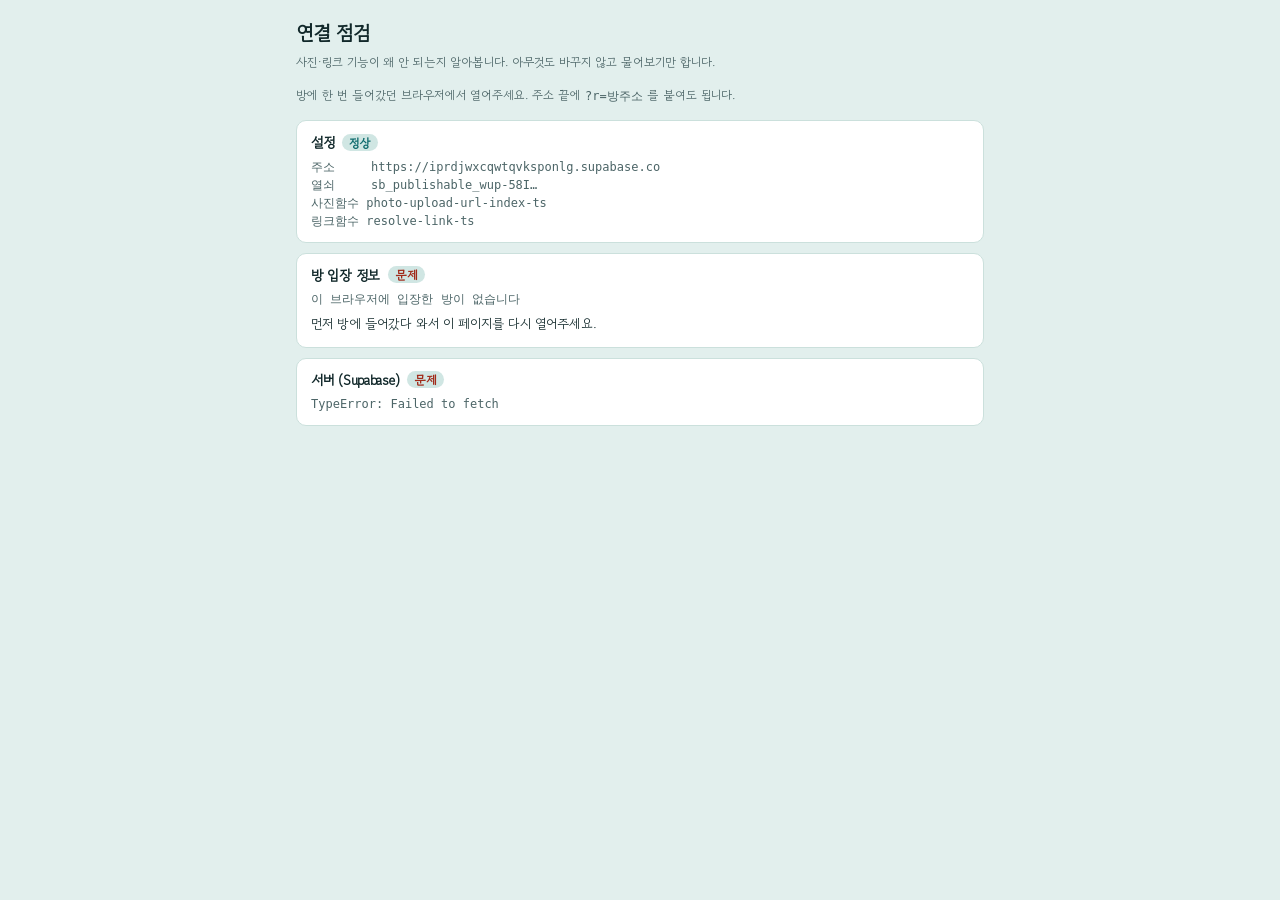
<file: app/diag.html>
<!doctype html>
<html lang="ko"><head>
<meta charset="utf-8">
<meta name="viewport" content="width=device-width, initial-scale=1">
<title>연결 점검 — 여행방</title>
<link rel="stylesheet" href="assets/style.css">
<style>
  body{padding:20px var(--gutter) 60px;max-width:720px;margin:0 auto}
  h1{font-size:20px;margin:0 0 6px}
  .row{border:1px solid var(--line);border-radius:10px;padding:12px 14px;margin:10px 0;
       background:var(--surface)}
  .row h2{font-size:14px;margin:0 0 6px;display:flex;gap:8px;align-items:center}
  .tag{font-size:12px;padding:1px 7px;border-radius:99px;font-weight:600}
  .ok{background:var(--accent-soft);color:var(--accent)}
  .bad{background:var(--accent-soft);color:var(--danger)}
  pre{margin:6px 0 0;font-size:12px;line-height:1.5;white-space:pre-wrap;
      word-break:break-all;color:var(--muted)}
  .hint{font-size:13px;color:var(--text);margin-top:6px}
</style>
</head><body>

<h1>연결 점검</h1>
<p class="field-note">
  사진·링크 기능이 왜 안 되는지 알아봅니다. 아무것도 바꾸지 않고 물어보기만 합니다.
</p>
<p class="field-note" id="howto">
  방에 한 번 들어갔던 브라우저에서 열어주세요.
  주소 끝에 <code>?r=방주소</code> 를 붙여도 됩니다.
</p>

<div id="out"></div>

<script type="module">
import { SUPABASE_URL, SUPABASE_ANON_KEY, PHOTO_FN, RESOLVE_FN } from "./assets/config.js";
/* ★ 토큰은 앱과 "같은 함수"로 읽습니다.

   처음에는 localStorage.getItem 으로 직접 읽었는데, 앱은 값을
   JSON 으로 감싸 저장합니다. 그래서 따옴표까지 붙은 채로 서버에
   보내게 되고, 서버는 당연히 "만료됐다"고 답합니다.
   진단 도구가 거짓말을 하면 멀쩡한 곳을 몇 시간씩 파게 됩니다. */
import { getToken, recentRooms } from "./assets/session.js";

const out = document.getElementById("out");
const esc = (s) => String(s).replace(/[&<>"]/g, (c) =>
  ({ "&": "&amp;", "<": "&lt;", ">": "&gt;", '"': "&quot;" }[c]));

function row(title, ok, body, hint) {
  const d = document.createElement("div");
  d.className = "row";
  d.innerHTML =
    `<h2>${esc(title)} <span class="tag ${ok ? "ok" : "bad"}">${ok ? "정상" : "문제"}</span></h2>` +
    `<pre>${esc(body)}</pre>` +
    (hint ? `<p class="hint">${hint}</p>` : "");
  out.appendChild(d);
  return ok;
}

/* 이 브라우저가 아는 방들 — 여러 개면 어느 걸 봤는지 밝힙니다 */
const rooms = [];
for (let i = 0; i < localStorage.length; i++) {
  const k = localStorage.key(i);
  const m = k && k.match(/^trip\.([23456789BCDFGHJKMNPQRSTVWXZ]{9})\.tok$/);
  if (m) rooms.push(m[1]);
}
const asked = (new URL(location.href).searchParams.get("r") || "").toUpperCase();
const slug = asked || rooms[rooms.length - 1] || null;   // 최근 것 우선
const token = slug ? getToken(slug) : null;

row("설정", !!(SUPABASE_URL && SUPABASE_ANON_KEY),
  `주소     ${SUPABASE_URL || "(비어 있음)"}\n` +
  `열쇠     ${SUPABASE_ANON_KEY ? SUPABASE_ANON_KEY.slice(0, 22) + "…" : "(비어 있음)"}\n` +
  `사진함수 ${PHOTO_FN}\n링크함수 ${RESOLVE_FN}`);

row("방 입장 정보", !!token,
  (slug ? `보고 있는 방  ${slug}\n토큰          ${token ? token.slice(0, 12) + "… (" + token.length + "자)" : "없음"}`
        : "이 브라우저에 입장한 방이 없습니다") +
  (rooms.length > 1 ? `\n이 브라우저가 아는 방  ${rooms.join(", ")}` : ""),
  token
    ? (rooms.length > 1
        ? "다른 방을 보려면 주소 끝에 <code>?r=방주소</code> 를 붙이세요."
        : "")
    : "먼저 방에 들어갔다 와서 이 페이지를 다시 열어주세요.");

/* 서버가 살아 있는가 */
try {
  const r = await fetch(`${SUPABASE_URL}/rest/v1/rpc/health`, {
    method: "POST",
    headers: { "content-type": "application/json",
               apikey: SUPABASE_ANON_KEY, authorization: `Bearer ${SUPABASE_ANON_KEY}` },
    body: "{}",
  });
  row("서버 (Supabase)", r.ok, `HTTP ${r.status}\n${(await r.text()).slice(0, 200)}`);
} catch (e) {
  row("서버 (Supabase)", false, String(e));
}

/* 사진 목록 기능이 되는가 — 화면을 거치지 않고 직접 */
if (token) {
  try {
    const r = await fetch(`${SUPABASE_URL}/rest/v1/rpc/photo_list`, {
      method: "POST",
      headers: { "content-type": "application/json",
                 apikey: SUPABASE_ANON_KEY, authorization: `Bearer ${SUPABASE_ANON_KEY}` },
      body: JSON.stringify({ p_token: token, p_voter: "" }),
    });
    const text = await r.text();
    row("사진 목록 (DB)", r.ok, `HTTP ${r.status}\n${text.slice(0, 400)}`,
      r.ok ? "" :
      /read-only|읽기 전용/i.test(text)
        ? "0008_photos.sql 을 <b>다시 Run</b> 해주세요 (photo_list 가 옛 정의입니다)"
        : /PGRST202|does not exist/i.test(text)
          ? "0008_photos.sql 을 Run 해주세요 (기능이 아직 없습니다)"
          : /expired|만료/i.test(text)
            ? "이 방의 입장 정보가 만료됐습니다. 방에 다시 들어갔다 와서 이 페이지를 새로고침해주세요."
            : "위 내용을 그대로 알려주세요");
  } catch (e) {
    row("사진 목록 (DB)", false, String(e));
  }

  /* Edge Function 까지 가는가 */
  try {
    const r = await fetch(`${SUPABASE_URL}/functions/v1/${PHOTO_FN}`, {
      method: "POST",
      headers: { "content-type": "application/json",
                 apikey: SUPABASE_ANON_KEY, authorization: `Bearer ${SUPABASE_ANON_KEY}` },
      body: JSON.stringify({ mode: "view", token }),
    });
    const text = await r.text();
    row(`사진 함수 (${PHOTO_FN})`, r.ok, `HTTP ${r.status}\n${text.slice(0, 500)}`,
      r.ok ? "" :
      r.status === 404 ? "함수 이름이 config.js 와 다릅니다. Supabase 주소창의 /functions/<이름>/details 를 확인해주세요."
      : r.status === 401 ? "Edge Functions → 이 함수 → Settings → <b>Verify JWT 끄기</b>"
      : "위 내용을 그대로 알려주세요");
  } catch (e) {
    row(`사진 함수 (${PHOTO_FN})`, false, String(e),
      "CORS 또는 연결 실패입니다. Verify JWT 가 켜져 있으면 이렇게 보입니다.");
  }
}
</script>
</body></html>
</file>
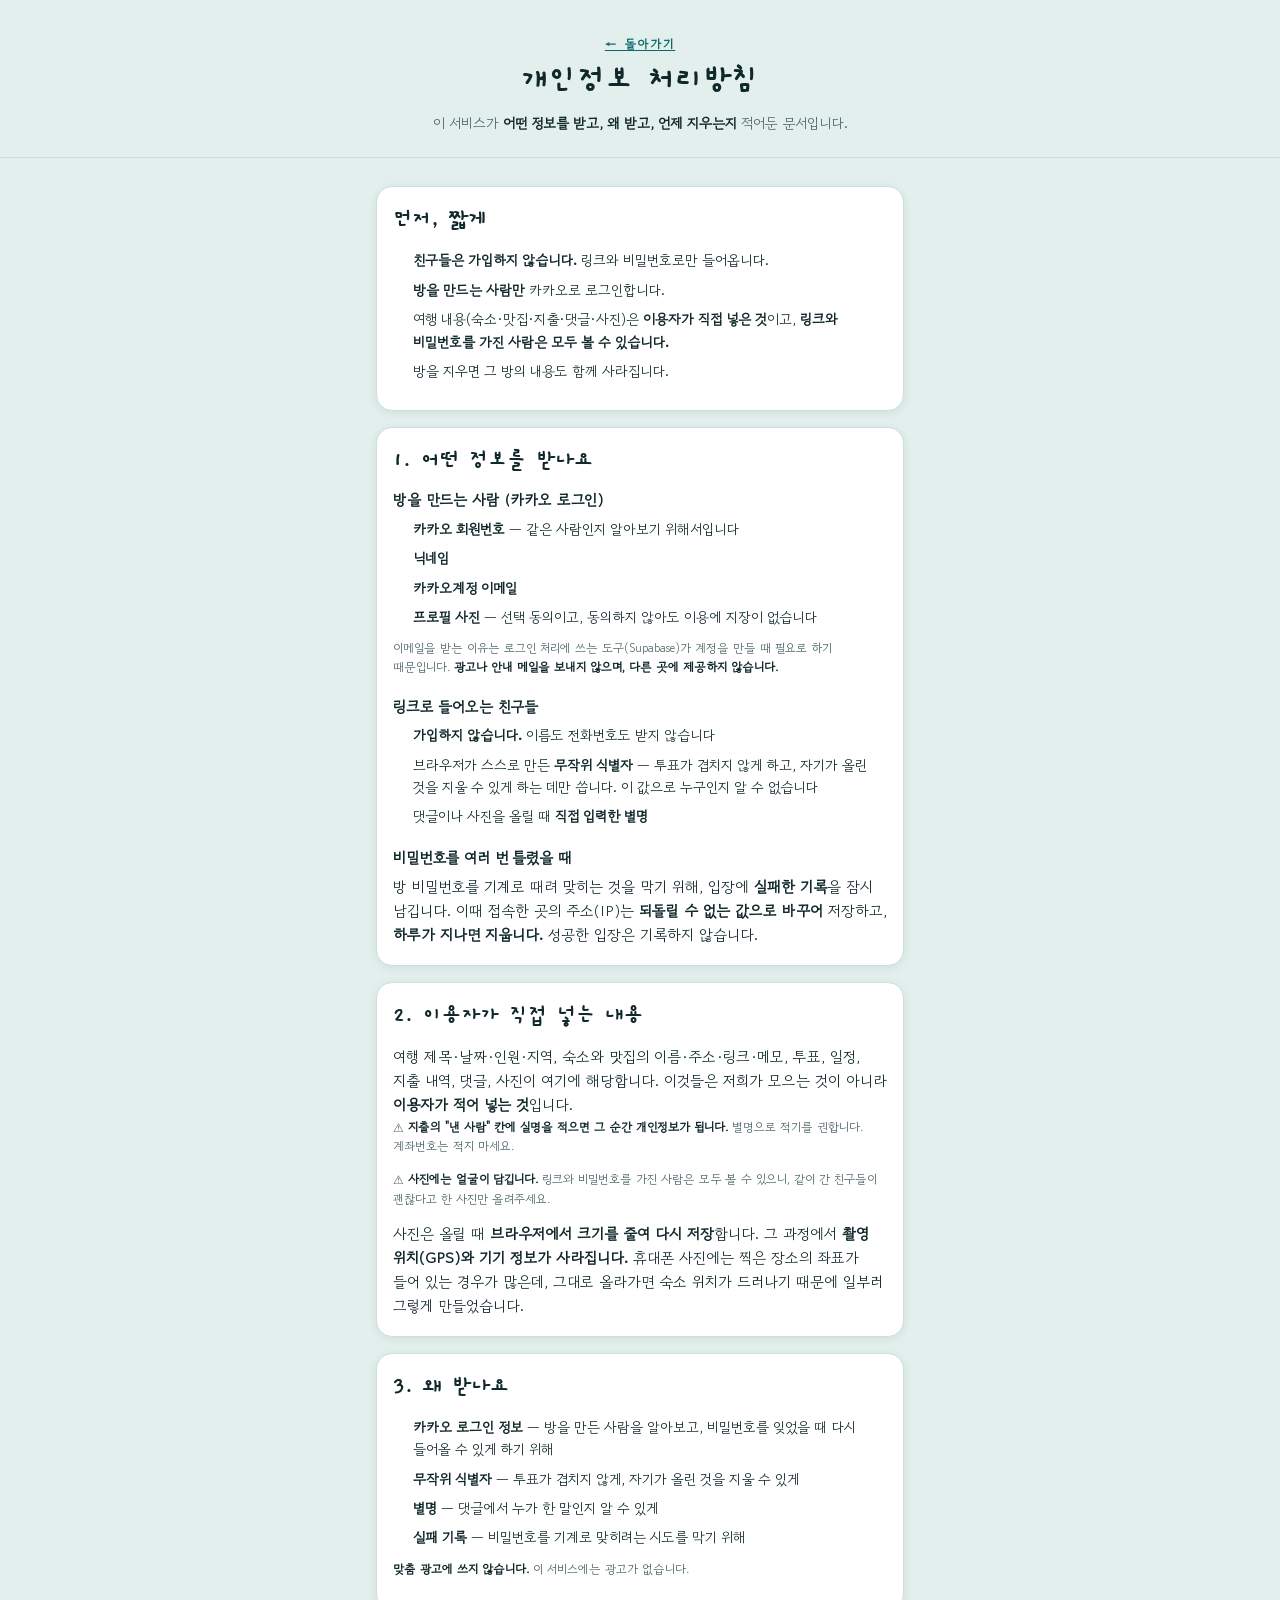
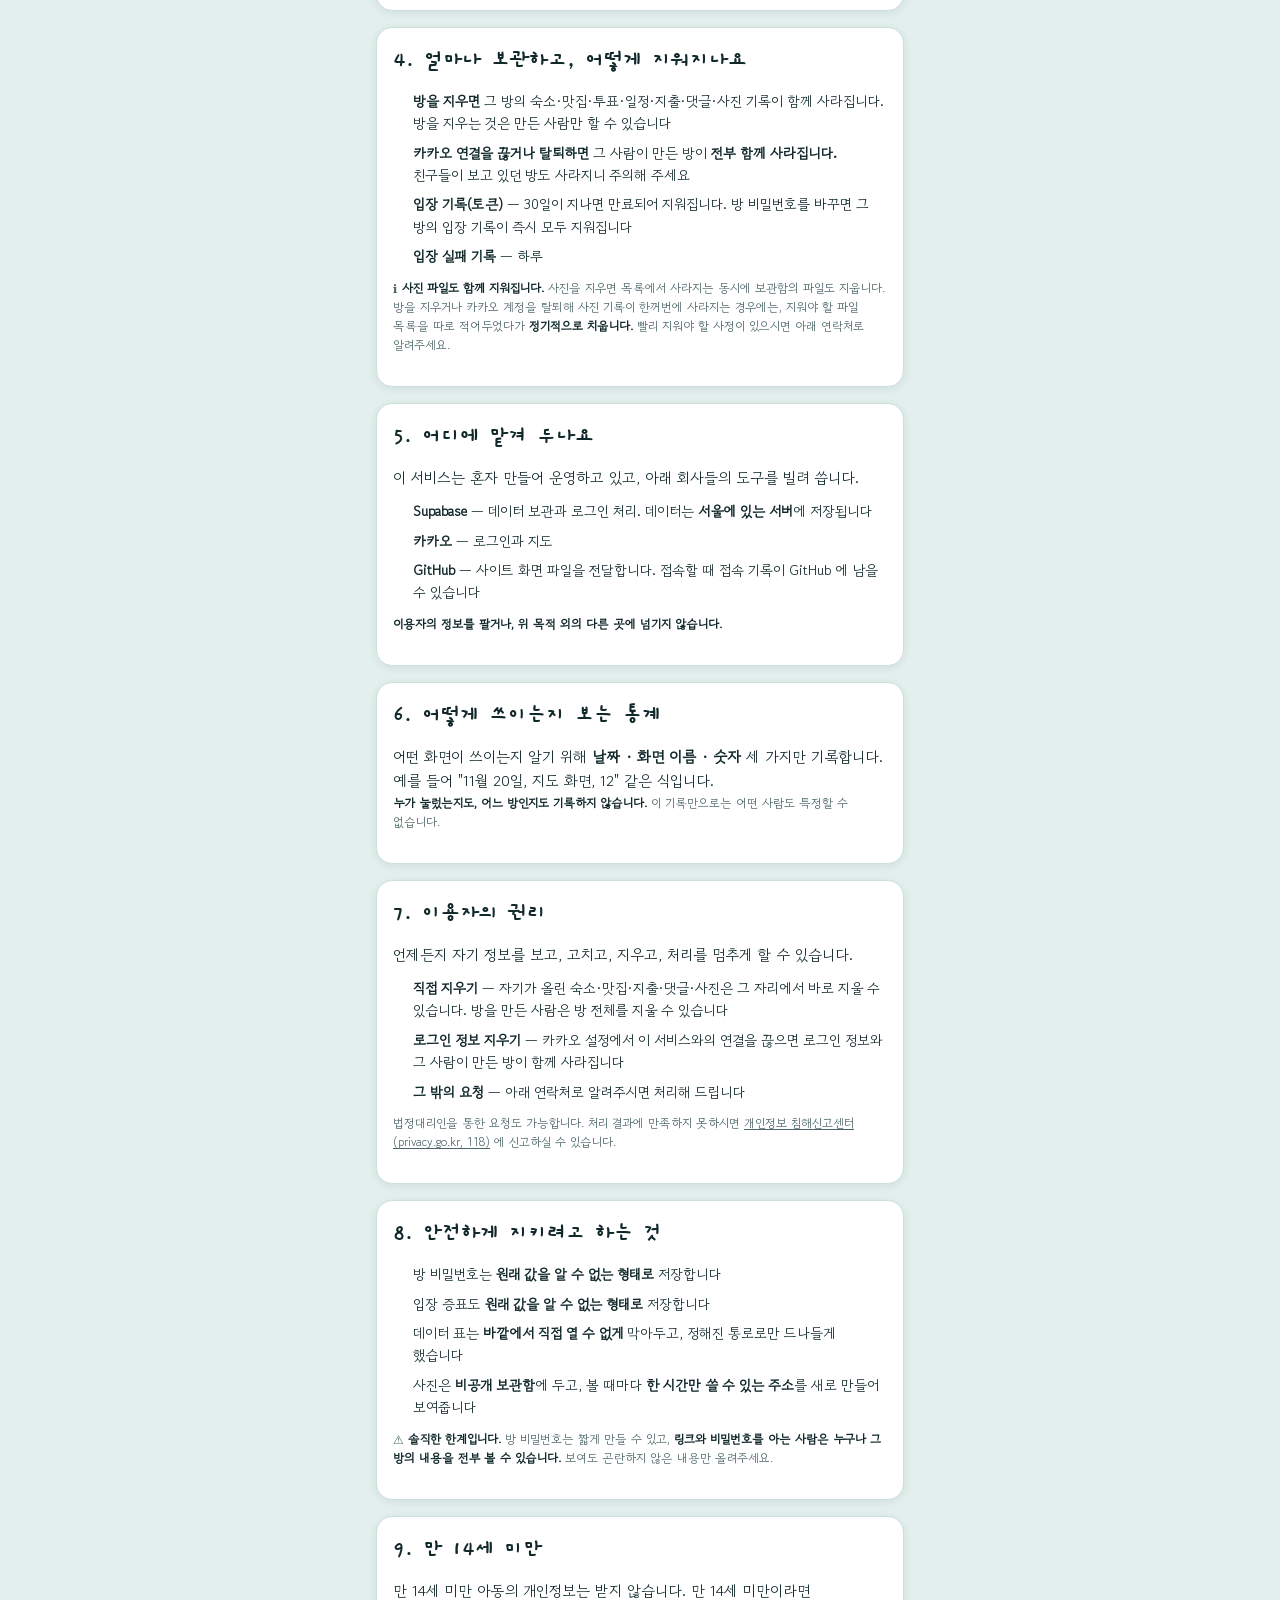
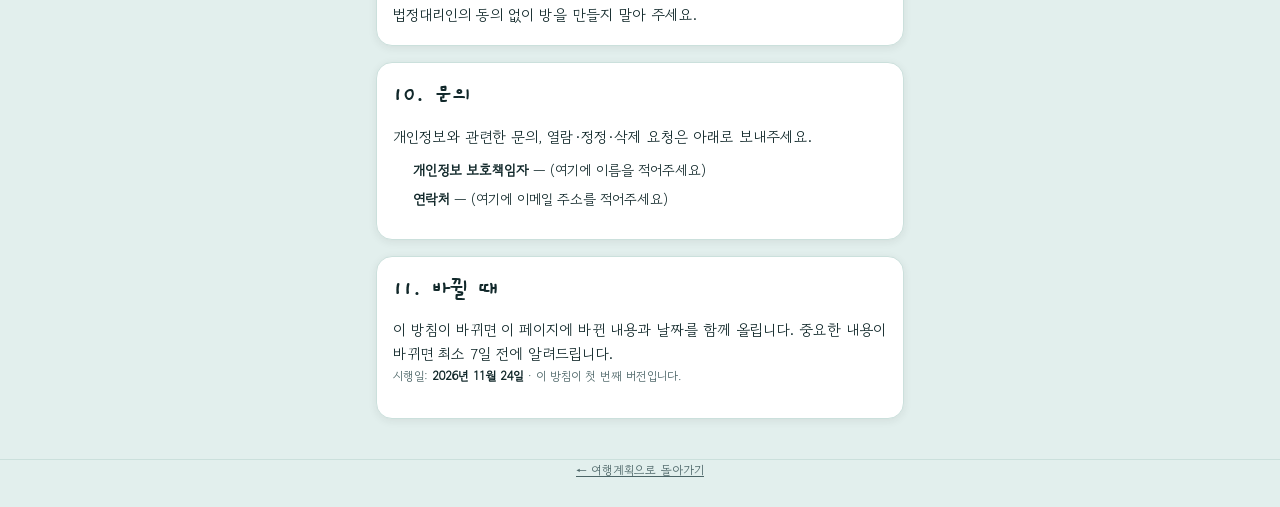
<file: app/privacy.html>
<!doctype html>
<html lang="ko">
<head>
<meta charset="utf-8">
<meta name="viewport" content="width=device-width, initial-scale=1, viewport-fit=cover">
<title>개인정보 처리방침 — 친구들과 여행계획</title>
<meta name="description" content="이 서비스가 어떤 정보를 받고, 왜 받고, 언제 지우는지 적어둔 문서입니다.">
<meta name="color-scheme" content="light">
<!-- ───────── 카톡·메신저 링크 미리보기 ─────────
     이 서비스의 핵심 동작이 "카톡으로 링크 보내기" 입니다.
     방 하나당 친구 서넛이 그 링크를 받으니, 미리보기가 곧
     이미 일어나고 있는 유일한 광고입니다.

     ★ og:image 는 반드시 전체 주소여야 합니다. 상대 경로를 쓰면
       카톡이 못 읽고 그림 없는 카드가 뜹니다.
     ★ 카톡은 미리보기를 한동안 저장해둡니다. 바꾼 게 바로 안 보이면
       카카오 디버거(developers.kakao.com/tool/debugger/sharer)에서
       "초기화" 하세요. -->
<meta property="og:type" content="website">
<meta property="og:site_name" content="친구들과 여행계획">
<meta property="og:locale" content="ko_KR">
<meta property="og:title" content="개인정보 처리방침 — 친구들과 여행계획">
<meta property="og:description" content="어떤 정보를 받고, 왜 받고, 언제 지우는지 적어둔 문서입니다.">
<meta property="og:url" content="https://heehiii.github.io/gangneung505/app/privacy.html">
<meta property="og:image" content="https://heehiii.github.io/gangneung505/app/assets/brand/og.png">
<meta property="og:image:width" content="1200">
<meta property="og:image:height" content="630">
<meta property="og:image:alt" content="친구들과 여행계획 — 숙소도 맛집도 투표로">
<meta name="twitter:card" content="summary_large_image">
<link rel="icon" href="assets/brand/app-icon-512.png" sizes="512x512">
<link rel="apple-touch-icon" href="assets/brand/app-icon-512.png">
<link rel="stylesheet" href="assets/style.css">
</head>
<body class="landing">

<header class="hero">
  <p class="hero-eyebrow"><a href="index.html">← 돌아가기</a></p>
  <h1 class="hero-title">개인정보 처리방침</h1>
  <p class="hero-sub">
    이 서비스가 <strong>어떤 정보를 받고, 왜 받고, 언제 지우는지</strong> 적어둔 문서입니다.
  </p>
</header>

<main class="wrap">

<section class="card">
  <h2 class="card-title">먼저, 짧게</h2>
  <ul class="how-list">
    <li><strong>친구들은 가입하지 않습니다.</strong> 링크와 비밀번호로만 들어옵니다.</li>
    <li><strong>방을 만드는 사람만</strong> 카카오로 로그인합니다.</li>
    <li>여행 내용(숙소·맛집·지출·댓글·사진)은 <strong>이용자가 직접 넣은 것</strong>이고,
        <strong>링크와 비밀번호를 가진 사람은 모두 볼 수 있습니다.</strong></li>
    <li>방을 지우면 그 방의 내용도 함께 사라집니다.</li>
  </ul>
</section>

<section class="card">
  <h2 class="card-title">1. 어떤 정보를 받나요</h2>

  <h3>방을 만드는 사람 (카카오 로그인)</h3>
  <ul class="how-list">
    <li><strong>카카오 회원번호</strong> — 같은 사람인지 알아보기 위해서입니다</li>
    <li><strong>닉네임</strong></li>
    <li><strong>카카오계정 이메일</strong></li>
    <li><strong>프로필 사진</strong> — 선택 동의이고, 동의하지 않아도 이용에 지장이 없습니다</li>
  </ul>
  <p class="field-note">
    이메일을 받는 이유는 로그인 처리에 쓰는 도구(Supabase)가 계정을 만들 때 필요로 하기 때문입니다.
    <strong>광고나 안내 메일을 보내지 않으며, 다른 곳에 제공하지 않습니다.</strong>
  </p>

  <h3>링크로 들어오는 친구들</h3>
  <ul class="how-list">
    <li><strong>가입하지 않습니다.</strong> 이름도 전화번호도 받지 않습니다</li>
    <li>브라우저가 스스로 만든 <strong>무작위 식별자</strong> — 투표가 겹치지 않게 하고,
        자기가 올린 것을 지울 수 있게 하는 데만 씁니다. 이 값으로 누구인지 알 수 없습니다</li>
    <li>댓글이나 사진을 올릴 때 <strong>직접 입력한 별명</strong></li>
  </ul>

  <h3>비밀번호를 여러 번 틀렸을 때</h3>
  <p>
    방 비밀번호를 기계로 때려 맞히는 것을 막기 위해, 입장에 <strong>실패한 기록</strong>을 잠시 남깁니다.
    이때 접속한 곳의 주소(IP)는 <strong>되돌릴 수 없는 값으로 바꾸어</strong> 저장하고,
    <strong>하루가 지나면 지웁니다.</strong> 성공한 입장은 기록하지 않습니다.
  </p>
</section>

<section class="card">
  <h2 class="card-title">2. 이용자가 직접 넣는 내용</h2>
  <p>
    여행 제목·날짜·인원·지역, 숙소와 맛집의 이름·주소·링크·메모, 투표,
    일정, 지출 내역, 댓글, 사진이 여기에 해당합니다.
    이것들은 저희가 모으는 것이 아니라 <strong>이용자가 적어 넣는 것</strong>입니다.
  </p>

  <p class="field-note">
    ⚠️ <strong>지출의 "낸 사람" 칸에 실명을 적으면 그 순간 개인정보가 됩니다.</strong>
    별명으로 적기를 권합니다. 계좌번호는 적지 마세요.
  </p>

  <p class="field-note">
    ⚠️ <strong>사진에는 얼굴이 담깁니다.</strong> 링크와 비밀번호를 가진 사람은 모두 볼 수 있으니,
    같이 간 친구들이 괜찮다고 한 사진만 올려주세요.
  </p>

  <p>
    사진은 올릴 때 <strong>브라우저에서 크기를 줄여 다시 저장</strong>합니다.
    그 과정에서 <strong>촬영 위치(GPS)와 기기 정보가 사라집니다.</strong>
    휴대폰 사진에는 찍은 장소의 좌표가 들어 있는 경우가 많은데, 그대로 올라가면
    숙소 위치가 드러나기 때문에 일부러 그렇게 만들었습니다.
  </p>
</section>

<section class="card">
  <h2 class="card-title">3. 왜 받나요</h2>
  <ul class="how-list">
    <li><strong>카카오 로그인 정보</strong> — 방을 만든 사람을 알아보고,
        비밀번호를 잊었을 때 다시 들어올 수 있게 하기 위해</li>
    <li><strong>무작위 식별자</strong> — 투표가 겹치지 않게, 자기가 올린 것을 지울 수 있게</li>
    <li><strong>별명</strong> — 댓글에서 누가 한 말인지 알 수 있게</li>
    <li><strong>실패 기록</strong> — 비밀번호를 기계로 맞히려는 시도를 막기 위해</li>
  </ul>
  <p class="field-note">
    <strong>맞춤 광고에 쓰지 않습니다.</strong> 이 서비스에는 광고가 없습니다.
  </p>
</section>

<section class="card">
  <h2 class="card-title">4. 얼마나 보관하고, 어떻게 지워지나요</h2>
  <ul class="how-list">
    <li><strong>방을 지우면</strong> 그 방의 숙소·맛집·투표·일정·지출·댓글·사진 기록이
        함께 사라집니다. 방을 지우는 것은 만든 사람만 할 수 있습니다</li>
    <li><strong>카카오 연결을 끊거나 탈퇴하면</strong> 그 사람이 만든 방이
        <strong>전부 함께 사라집니다.</strong> 친구들이 보고 있던 방도 사라지니
        주의해 주세요</li>
    <li><strong>입장 기록(토큰)</strong> — 30일이 지나면 만료되어 지워집니다.
        방 비밀번호를 바꾸면 그 방의 입장 기록이 즉시 모두 지워집니다</li>
    <li><strong>입장 실패 기록</strong> — 하루</li>
  </ul>

  <p class="field-note">
    ℹ️ <strong>사진 파일도 함께 지워집니다.</strong>
    사진을 지우면 목록에서 사라지는 동시에 보관함의 파일도 지웁니다.
    방을 지우거나 카카오 계정을 탈퇴해 사진 기록이 한꺼번에 사라지는 경우에는,
    지워야 할 파일 목록을 따로 적어두었다가 <strong>정기적으로 치웁니다.</strong>
    빨리 지워야 할 사정이 있으시면 아래 연락처로 알려주세요.
  </p>
</section>

<section class="card">
  <h2 class="card-title">5. 어디에 맡겨 두나요</h2>
  <p>이 서비스는 혼자 만들어 운영하고 있고, 아래 회사들의 도구를 빌려 씁니다.</p>
  <ul class="how-list">
    <li><strong>Supabase</strong> — 데이터 보관과 로그인 처리.
        데이터는 <strong>서울에 있는 서버</strong>에 저장됩니다</li>
    <li><strong>카카오</strong> — 로그인과 지도</li>
    <li><strong>GitHub</strong> — 사이트 화면 파일을 전달합니다.
        접속할 때 접속 기록이 GitHub 에 남을 수 있습니다</li>
  </ul>
  <p class="field-note">
    <strong>이용자의 정보를 팔거나, 위 목적 외의 다른 곳에 넘기지 않습니다.</strong>
  </p>
</section>

<section class="card">
  <h2 class="card-title">6. 어떻게 쓰이는지 보는 통계</h2>
  <p>
    어떤 화면이 쓰이는지 알기 위해 <strong>날짜 · 화면 이름 · 숫자</strong> 세 가지만 기록합니다.
    예를 들어 "11월 20일, 지도 화면, 12" 같은 식입니다.
  </p>
  <p class="field-note">
    <strong>누가 눌렀는지도, 어느 방인지도 기록하지 않습니다.</strong>
    이 기록만으로는 어떤 사람도 특정할 수 없습니다.
  </p>
</section>

<section class="card">
  <h2 class="card-title">7. 이용자의 권리</h2>
  <p>언제든지 자기 정보를 보고, 고치고, 지우고, 처리를 멈추게 할 수 있습니다.</p>
  <ul class="how-list">
    <li><strong>직접 지우기</strong> — 자기가 올린 숙소·맛집·지출·댓글·사진은
        그 자리에서 바로 지울 수 있습니다. 방을 만든 사람은 방 전체를 지울 수 있습니다</li>
    <li><strong>로그인 정보 지우기</strong> — 카카오 설정에서 이 서비스와의 연결을 끊으면
        로그인 정보와 그 사람이 만든 방이 함께 사라집니다</li>
    <li><strong>그 밖의 요청</strong> — 아래 연락처로 알려주시면 처리해 드립니다</li>
  </ul>
  <p class="field-note">
    법정대리인을 통한 요청도 가능합니다.
    처리 결과에 만족하지 못하시면
    <a href="https://privacy.go.kr" rel="noopener">개인정보 침해신고센터(privacy.go.kr, 118)</a>
    에 신고하실 수 있습니다.
  </p>
</section>

<section class="card">
  <h2 class="card-title">8. 안전하게 지키려고 하는 것</h2>
  <ul class="how-list">
    <li>방 비밀번호는 <strong>원래 값을 알 수 없는 형태로</strong> 저장합니다</li>
    <li>입장 증표도 <strong>원래 값을 알 수 없는 형태로</strong> 저장합니다</li>
    <li>데이터 표는 <strong>바깥에서 직접 열 수 없게</strong> 막아두고,
        정해진 통로로만 드나들게 했습니다</li>
    <li>사진은 <strong>비공개 보관함</strong>에 두고, 볼 때마다
        <strong>한 시간만 쓸 수 있는 주소</strong>를 새로 만들어 보여줍니다</li>
  </ul>

  <p class="field-note">
    ⚠️ <strong>솔직한 한계입니다.</strong>
    방 비밀번호는 짧게 만들 수 있고, <strong>링크와 비밀번호를 아는 사람은 누구나
    그 방의 내용을 전부 볼 수 있습니다.</strong>
    보여도 곤란하지 않은 내용만 올려주세요.
  </p>
</section>

<section class="card">
  <h2 class="card-title">9. 만 14세 미만</h2>
  <p>
    만 14세 미만 아동의 개인정보는 받지 않습니다.
    만 14세 미만이라면 법정대리인의 동의 없이 방을 만들지 말아 주세요.
  </p>
</section>

<section class="card">
  <h2 class="card-title">10. 문의</h2>
  <p>
    개인정보와 관련한 문의, 열람·정정·삭제 요청은 아래로 보내주세요.
  </p>
  <ul class="how-list">
    <li><strong>개인정보 보호책임자</strong> — (여기에 이름을 적어주세요)</li>
    <li><strong>연락처</strong> — (여기에 이메일 주소를 적어주세요)</li>
  </ul>
</section>

<section class="card">
  <h2 class="card-title">11. 바뀔 때</h2>
  <p>
    이 방침이 바뀌면 이 페이지에 바뀐 내용과 날짜를 함께 올립니다.
    중요한 내용이 바뀌면 최소 7일 전에 알려드립니다.
  </p>
  <p class="field-note">
    시행일: <strong>2026년 11월 24일</strong> · 이 방침이 첫 번째 버전입니다.
  </p>
</section>

</main>

<footer class="foot">
  <p><a href="index.html">← 여행계획으로 돌아가기</a></p>
</footer>

</body>
</html>
</file>
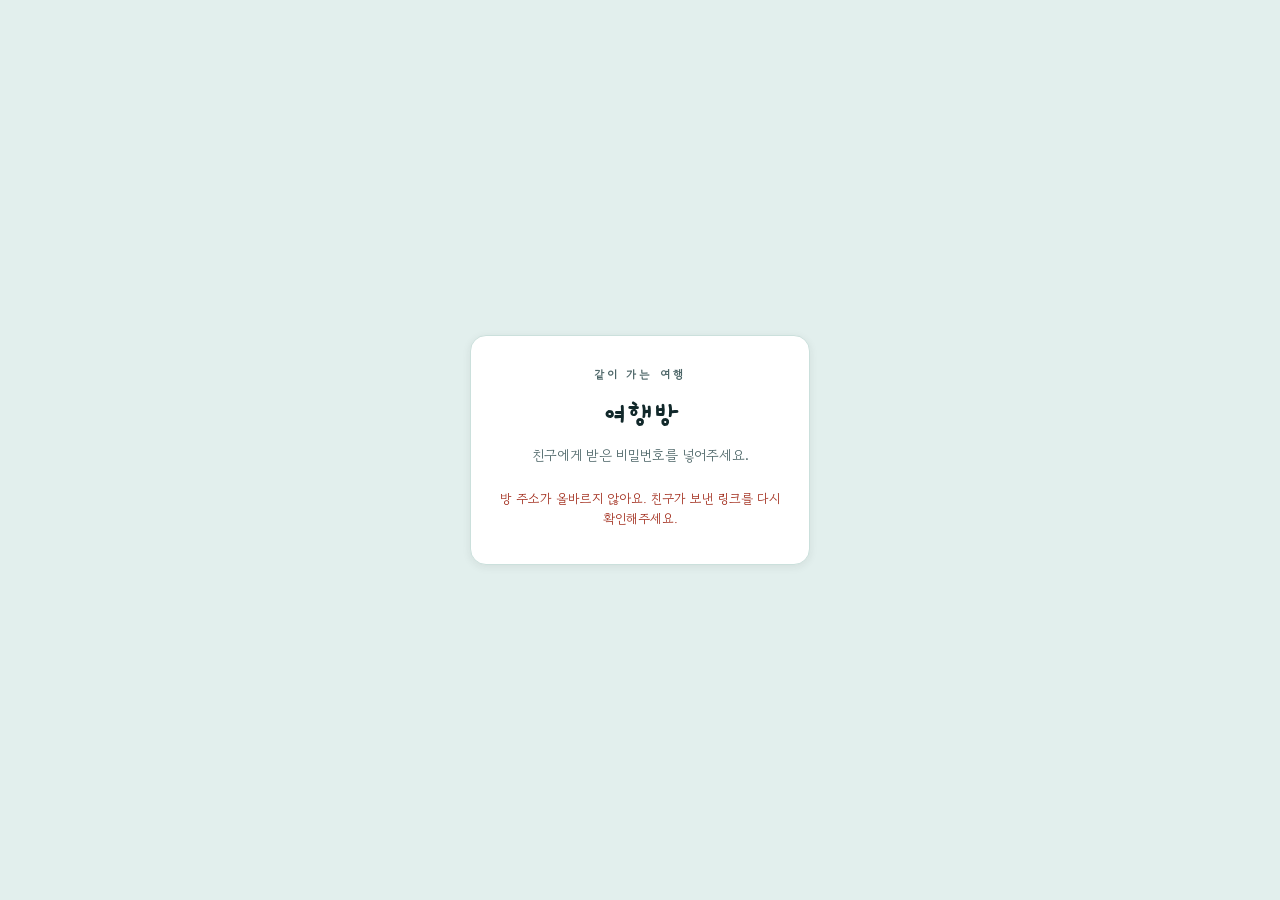
<file: app/room.html>
<!doctype html>
<html lang="ko">
<head>
<meta charset="utf-8">
<meta name="viewport" content="width=device-width, initial-scale=1, viewport-fit=cover">
<title>여행방</title>
<meta name="robots" content="noindex, nofollow">
<!-- 계절이 밝기를 정합니다(기기 설정 안 따름). 넷 중 셋이 밝으므로
     CSS 가 적용되기 전 첫 순간도 밝게 둡니다. 겨울은 CSS 가 바꿉니다. -->
<meta name="color-scheme" content="light">
<!-- ───────── 카톡·메신저 링크 미리보기 ─────────
     이 서비스의 핵심 동작이 "카톡으로 링크 보내기" 입니다.
     방 하나당 친구 서넛이 그 링크를 받으니, 미리보기가 곧
     이미 일어나고 있는 유일한 광고입니다.

     ★ og:image 는 반드시 전체 주소여야 합니다. 상대 경로를 쓰면
       카톡이 못 읽고 그림 없는 카드가 뜹니다.
     ★ 카톡은 미리보기를 한동안 저장해둡니다. 바꾼 게 바로 안 보이면
       카카오 디버거(developers.kakao.com/tool/debugger/sharer)에서
       "초기화" 하세요. -->
<meta property="og:type" content="website">
<meta property="og:site_name" content="친구들과 여행계획">
<meta property="og:locale" content="ko_KR">
<meta property="og:title" content="여행계획에 초대받았어요">
<meta property="og:description" content="링크를 열고 비밀번호를 넣으면 바로 들어와요. 가입은 없습니다.">
<meta property="og:url" content="https://heehiii.github.io/gangneung505/app/room.html">
<!-- ★ 첫 화면과 다른 그림을 씁니다.

     같은 그림이었는데, 이 둘은 카톡에서 전혀 다른 상황에 뜹니다.
       첫 화면  "이런 서비스가 있다"  — 처음 보는 사람에게
       방 링크  "너 초대했어"        — 이미 아는 사람에게
     같은 그림이면 받는 쪽이 광고로 보고 넘깁니다. 봉투가 있으면
     "나한테 온 것" 으로 읽힙니다. -->
<meta property="og:image" content="https://heehiii.github.io/gangneung505/app/assets/brand/og-invite.png">
<meta property="og:image:width" content="1200">
<meta property="og:image:height" content="630">
<meta property="og:image:alt" content="여행에 초대받았어요 — 편지봉투 그림">
<meta name="twitter:card" content="summary_large_image">
<link rel="icon" href="assets/brand/app-icon-512.png" sizes="512x512">
<link rel="apple-touch-icon" href="assets/brand/app-icon-512.png">
<link rel="stylesheet" href="assets/style.css">
</head>
<body>

<!-- ───────── 비밀번호 게이트 ───────── -->
<section id="gate">
  <div class="gate-box">
    <p class="gate-eyebrow">같이 가는 여행</p>
    <h1 class="gate-title" id="gate-title">여행방</h1>
    <p class="gate-sub" id="gate-sub">친구에게 받은 비밀번호를 넣어주세요.</p>

    <form id="gate-form" autocomplete="off">
      <label class="sr-only" for="gate-input">비밀번호</label>
      <input id="gate-input" type="password" inputmode="numeric"
             placeholder="비밀번호" maxlength="20" autocomplete="off">
      <button type="submit" id="gate-go">입장</button>
    </form>

    <p class="gate-error" id="gate-error" role="alert" aria-live="polite"></p>
    <p class="gate-note" id="gate-note"></p>
  </div>
</section>

<!-- ───────── 본문 ───────── -->
<div id="app" hidden>
  <header class="topbar">
    <div class="topbar-inner">
      <div class="brand">
        <strong id="room-title">여행방</strong>
        <span id="trip-range"></span>
      </div>
      <button type="button" class="btn-icon" id="btn-owner" aria-label="방 설정" hidden>
        <svg width="18" height="18" viewBox="0 0 24 24" fill="none" stroke="currentColor"
             stroke-width="2" stroke-linecap="round" stroke-linejoin="round" aria-hidden="true">
          <circle cx="12" cy="12" r="3"></circle>
          <path d="M19.4 15a1.65 1.65 0 0 0 .33 1.82l.06.06a2 2 0 1 1-2.83 2.83l-.06-.06a1.65 1.65 0 0 0-1.82-.33 1.65 1.65 0 0 0-1 1.51V21a2 2 0 0 1-4 0v-.09A1.65 1.65 0 0 0 9 19.4a1.65 1.65 0 0 0-1.82.33l-.06.06a2 2 0 1 1-2.83-2.83l.06-.06A1.65 1.65 0 0 0 4.6 15a1.65 1.65 0 0 0-1.51-1H3a2 2 0 0 1 0-4h.09A1.65 1.65 0 0 0 4.6 9a1.65 1.65 0 0 0-.33-1.82l-.06-.06a2 2 0 1 1 2.83-2.83l.06.06A1.65 1.65 0 0 0 9 4.6a1.65 1.65 0 0 0 1-1.51V3a2 2 0 0 1 4 0v.09a1.65 1.65 0 0 0 1 1.51 1.65 1.65 0 0 0 1.82-.33l.06-.06a2 2 0 1 1 2.83 2.83l-.06.06A1.65 1.65 0 0 0 19.4 9a1.65 1.65 0 0 0 1.51 1H21a2 2 0 0 1 0 4h-.09a1.65 1.65 0 0 0-1.51 1z"></path>
        </svg>
      </button>
    </div>

    <nav class="tabs" id="tabs" aria-label="페이지">
      <a href="#stay"  data-tab="stay">숙소</a>
      <a href="#food"  data-tab="food">맛집</a>
      <a href="#plan"  data-tab="plan">일정</a>
      <a href="#money" data-tab="money">정산</a>
      <a href="#photo" data-tab="photo">사진</a>
    </nav>
  </header>

  <main>
    <!-- ───────── 숙소 ───────── -->
    <section class="panel" id="panel-stay">
      <div class="panel-head">
        <h2>숙소 후보</h2>
        <p class="muted" id="stay-count"></p>
      </div>

      <div class="layout">
        <div class="map-col">
          <div class="map-wrap">
            <div id="map-stay" class="map"></div>
            <div class="map-legend" role="group" aria-label="지도 표시">
              <button type="button" data-filter="all" class="on">전부</button>
              <button type="button" data-filter="lodging">숙소만</button>
              <button type="button" data-filter="spot">관광지만</button>
            </div>
          </div>
          <p class="map-hint muted">
            파란 번호 핀이 숙소, 회색 점이 관광지예요.
            카드를 누르면 지도가 따라가고, 같은 카드를 다시 누르면 전체 지도로 돌아옵니다.
          </p>
        </div>

        <div class="list-col">
          <div id="vote-note" class="note" hidden></div>
          <ul class="cards" id="lodging-list"></ul>
          <div class="adder-slot" id="adder-stay"></div>
        </div>
      </div>
    </section>

    <!-- ───────── 맛집 ───────── -->
    <section class="panel" id="panel-food" hidden>
      <div class="panel-head">
        <h2>맛집 · 카페</h2>
        <p class="muted" id="food-count"></p>
      </div>

      <div class="layout">
        <div class="map-col">
          <div class="map-wrap"><div id="map-food" class="map"></div></div>
          <p class="map-hint muted">
            꽉 찬 핀이 식당, 속이 빈 핀이 카페예요.
            같은 카드를 다시 누르면 전체 지도로 돌아옵니다.
          </p>
        </div>

        <div class="list-col">
          <div class="chips" id="food-filters"></div>
          <ul class="cards" id="food-list"></ul>
          <div class="adder-slot" id="adder-food"></div>
        </div>
      </div>
    </section>

    <!-- ───────── 일정 (2단계) ───────── -->
    <section class="panel" id="panel-plan" hidden>
      <div class="panel-head"><h2>일정표</h2></div>

      <p class="field-note" id="plan-intro">
        투표 결과로 <strong>이동시간이 가장 짧은 순서</strong>를 짜드려요.
        밥은 밥때에, 카페는 오후에 넣습니다. 짠 뒤에는 직접 고칠 수 있어요.
      </p>

      <div class="plan-actions">
        <button type="button" id="plan-build" class="btn-primary">투표 결과로 짜기</button>
        <button type="button" id="plan-share" class="btn-quiet" hidden>카톡으로 보내기</button>
      </div>

      <!-- 여행이 끝난 뒤에만 뜹니다 -->
      <div class="card-promo" id="card-promo" hidden>
        <svg width="22" height="22" viewBox="0 0 24 24" fill="none" stroke="currentColor"
             stroke-width="2" stroke-linecap="round" stroke-linejoin="round" aria-hidden="true">
          <path d="M21 15V5a2 2 0 0 0-2-2H5a2 2 0 0 0-2 2v14l4-4h12"></path>
          <circle cx="9" cy="9" r="1.4" fill="currentColor"></circle>
          <circle cx="15" cy="11" r="1.4" fill="currentColor"></circle>
        </svg>
        <div class="card-promo-text">
          <strong>다닌 길을 한 장으로</strong>
          <span>발자취 그림을 저장해서 올려보세요</span>
        </div>
        <button type="button" id="plan-card">만들기</button>
      </div>
      <p class="field-note bad" id="plan-error"></p>
      <p class="field-note" id="plan-note"></p>

      <div id="plan-days"></div>

      <div class="soon" id="plan-empty">
        <strong>아직 일정이 없어요</strong>
        <p>숙소와 맛집에 <strong>투표</strong>한 뒤 위 버튼을 누르면
           이동 순서를 짜드려요. 투표가 없어도 추가된 장소로 짤 수 있어요.</p>
      </div>
    </section>

    <!-- ───────── 정산 (2단계) ───────── -->
    <section class="panel" id="panel-money" hidden>
      <div class="panel-head"><h2>경비 정산</h2></div>

      <p class="field-note">
        쓴 돈을 적으면 1인당 얼마인지,
        <strong>누가 누구에게 얼마를 보내면 되는지</strong> 계산해줍니다.
        친구들도 각자 적을 수 있어요.
      </p>

      <div class="card">
        <h3 class="card-title">지출 적기</h3>
        <form id="ex-form" autocomplete="off">
          <label class="field">
            <span class="field-label">어디에 썼나요</span>
            <input id="ex-item" type="text" maxlength="60" placeholder="예: 숙소, 저녁, 기름값" required>
          </label>

          <div class="field-row">
            <label class="field">
              <span class="field-label">금액</span>
              <input id="ex-amount" type="number" inputmode="numeric" min="1" max="100000000"
                     placeholder="0" required>
              <span class="field-suffix">원</span>
            </label>
            <label class="field">
              <span class="field-label">누가 냈나요</span>
              <input id="ex-payer" type="text" maxlength="20" placeholder="예: 민수" required>
            </label>
          </div>
          <p class="field-note">
            실명 대신 <strong>별명</strong>을 권해요. 링크를 가진 사람은 누구나 볼 수 있어요.
            계좌번호는 적지 말아주세요.
          </p>

          <button type="submit" class="btn-primary">추가</button>
          <p class="field-note bad" id="ex-error"></p>
        </form>
      </div>

      <div class="card">
        <h3 class="card-title">쓴 돈</h3>
        <div id="expense-summary" class="summary"></div>
        <ul id="expense-list" class="expense-list"></ul>
      </div>

      <div class="card settlement" id="settlement" hidden>
        <h3 class="card-title">이렇게 주고받으면 끝</h3>
        <ul id="settle-list"></ul>
        <p class="field-note" id="settle-note"></p>
        <button type="button" id="settle-share" class="btn-quiet">카톡으로 보내기</button>
      </div>
    </section>

    <!-- ───────── 사진 (3단계) ───────── -->
    <section class="panel" id="panel-photo" hidden>
      <div class="panel-head"><h2>사진</h2></div>

      <p class="field-note" id="photo-intro">
        여행 사진을 모아두는 곳이에요. 올릴 때 <strong>자동으로 줄이고</strong>
        사진에 박힌 <strong>촬영 위치 정보를 지웁니다.</strong>
      </p>

      <div class="card">
        <label class="photo-pick">
          <input type="file" id="photo-input" accept="image/*" multiple>
          <span class="photo-pick-btn">사진 고르기</span>
          <span class="muted" id="photo-left"></span>
        </label>
        <p class="field-note" id="photo-status"></p>
        <p class="field-note bad" id="photo-error"></p>
      </div>

      <p class="field-note warn" id="photo-warn">
        ⚠️ <strong>링크를 가진 사람은 누구나 볼 수 있어요.</strong>
        얼굴이 크게 나온 사진은 친구들에게 한 번 물어봐 주세요.
      </p>

      <div id="photo-grid" class="photo-grid"></div>

      <div class="soon" id="photo-empty">
        <strong>아직 사진이 없어요</strong>
        <p>여행 다녀와서 찍은 사진을 모아보세요. 사진마다 댓글도 달 수 있어요.</p>
      </div>
    </section>
  </main>

  <!-- 여행이 끝난 뒤 남는 한 장 (9:16) -->
  <dialog id="card-view" class="dlg card-dlg">
    <form method="dialog" class="dlg-box card-box" tabindex="-1">
      <img id="card-img" alt="여행 동선 카드">
      <label class="card-opt">
        <input type="checkbox" id="card-names">
        <span>장소 이름 보이기</span>
      </label>
      <p class="field-note" id="card-note"></p>
      <div class="dlg-sep"></div>
      <div class="photo-acts">
        <button type="button" class="btn-primary" id="card-save">저장</button>
      </div>
      <button type="submit" class="btn-quiet">닫기</button>
    </form>
  </dialog>

  <!-- ───────── 일정 짜기 — 이동 수단 ─────────
       짤 때마다 묻습니다. 수단에 따라 시간만이 아니라 하루에 넣는
       장소 수까지 달라져서, 한 번 정해두고 잊으면 엉뚱한 일정이
       나옵니다. 지난번에 고른 것은 미리 골라둡니다. -->
  <dialog id="plan-mode" class="dlg">
    <form class="dlg-box" id="plan-mode-form">
      <h2 class="dlg-title">어떻게 다니실 건가요?</h2>
      <p class="field-note" id="plan-mode-why"></p>

      <div class="mode-pick">
        <label class="mode-opt">
          <input type="radio" name="transport" value="car" checked>
          <span class="mode-name">자차</span>
          <span class="mode-sub">하루 5곳까지</span>
        </label>
        <label class="mode-opt">
          <input type="radio" name="transport" value="transit">
          <span class="mode-name">대중교통</span>
          <span class="mode-sub">하루 3곳 · 기다림 포함</span>
        </label>
        <label class="mode-opt">
          <input type="radio" name="transport" value="walk">
          <span class="mode-name">도보</span>
          <span class="mode-sub">하루 3곳 · 가까운 곳만</span>
        </label>
      </div>

      <p class="field-note">
        시간은 <strong>어림</strong>이에요. 실제 길찾기를 하지 않고 거리와
        평균 속도로 셉니다. 특히 대중교통은 노선에 따라 많이 달라져요.
      </p>

      <div class="dlg-acts">
        <button type="button" class="btn-quiet" id="pm-cancel">취소</button>
        <button type="submit" class="btn-primary" id="pm-go">이걸로 짜기</button>
      </div>
    </form>
  </dialog>

  <!-- ───────── 카드 고치기 ─────────
       목록 안이 아니라 따로 띄웁니다. 20초마다 도는 새로고침이
       목록을 다시 그리는데, 폼이 그 안에 있으면 쓰던 글이 날아갑니다. -->
  <dialog id="place-edit" class="dlg">
    <form class="dlg-box" id="place-edit-form">
      <h2 class="dlg-title" id="place-edit-title">수정</h2>

      <label class="field">
        <span class="field-label">이름</span>
        <input id="pe-name" maxlength="80" required>
      </label>

      <!-- ───── 맛집 탭에서만 — 식당인지 카페인지 ─────
           이름으로 검색해 추가하면 셋 중 뭔지 모르는 채로 들어옵니다.
           그걸 바로잡는 자리입니다. 숙소는 바꿀 것이 없어서 숨깁니다. -->
      <label class="field" id="pe-kind-row" hidden>
        <span class="field-label">분류</span>
        <select id="pe-kind">
          <option value="food">식당</option>
          <option value="cafe">카페</option>
          <option value="spot">관광</option>
        </select>
      </label>

      <!-- ───── 숙소 탭에서만 ─────
           맛집에 "1박 가격" 을 물어볼 이유가 없습니다. -->
      <div class="field-row" id="pe-stay-row" hidden>
        <label class="field">
          <span class="field-label">1박 가격</span>
          <input id="pe-price" type="number" inputmode="numeric" min="0" placeholder="비워도 돼요">
        </label>
        <label class="field">
          <span class="field-label">인원</span>
          <input id="pe-capacity" maxlength="40" placeholder="예: 4인">
        </label>
      </div>

      <label class="field">
        <span class="field-label">메모</span>
        <input id="pe-note" maxlength="300" placeholder="비워도 돼요">
      </label>

      <label class="field">
        <span class="field-label">링크</span>
        <input id="pe-url" maxlength="500" placeholder="예약 페이지 주소">
      </label>

      <p class="field-note">
        위치는 여기서 못 바꿔요. 장소 자체가 다르면 지우고 다시 넣어주세요.
      </p>
      <p class="field-note err" id="pe-err" hidden></p>

      <div class="dlg-acts">
        <button type="button" class="btn-quiet" id="pe-cancel">취소</button>
        <button type="submit" class="btn-primary" id="pe-save">저장</button>
      </div>
    </form>
  </dialog>

  <dialog id="photo-view" class="dlg photo-dlg">
    <form method="dialog" class="dlg-box photo-box" tabindex="-1">
      <img id="photo-big" alt="">
      <p class="field-note" id="photo-cap"></p>
      <div class="photo-cmts" id="photo-cmts"></div>
      <div class="dlg-sep"></div>
      <div class="photo-acts">
        <button type="button" class="btn-quiet" id="photo-save" hidden>사진 저장</button>
        <button type="button" class="btn-danger" id="photo-del" hidden>사진 지우기</button>
        <button type="submit" class="btn-quiet">닫기</button>
      </div>
    </form>
  </dialog>

  <footer class="foot">
    <p class="muted" id="room-foot"></p>
    <p><a href="privacy.html">개인정보 처리방침</a></p>
  </footer>
</div>

<!-- ───────── 방 설정 (방장만) ───────── -->
<dialog id="owner-dlg">
  <form method="dialog" class="dlg-box">
    <h2 class="card-title">방 설정</h2>

    <p class="field-note">
      이 방은 <strong id="owner-who">만든 사람</strong>이 만들었어요.
      <strong>비밀번호 변경과 방 삭제만</strong> 만든 사람이 할 수 있고,
      나머지는 친구들 모두 똑같이 할 수 있어요.
    </p>

    <label class="field">
      <span class="field-label">새 비밀번호</span>
      <input id="owner-pw" type="password" maxlength="20" placeholder="4자 이상">
    </label>
    <p class="field-note">
      ⚠️ 비밀번호를 바꾸면 <strong>친구들이 모두 다시 입장</strong>해야 해요.
      링크가 엉뚱한 곳에 퍼졌을 때 쓰는 기능입니다.
    </p>
    <button type="button" class="btn-primary" id="owner-save">비밀번호 바꾸기</button>

    <hr class="dlg-sep">

    <button type="button" class="btn-danger" id="owner-del">이 방 삭제하기</button>
    <p class="field-note">
      친구들이 넣은 숙소·맛집·투표가 <strong>모두 함께 사라집니다.</strong> 되돌릴 수 없어요.
    </p>

    <p class="form-error" id="owner-error" role="alert" aria-live="polite"></p>
    <button value="close" class="btn-quiet">닫기</button>
  </form>
</dialog>

<div id="toast" class="toast" role="status" aria-live="polite"></div>

<script type="module" src="assets/room.js"></script>
</body>
</html>
</file>
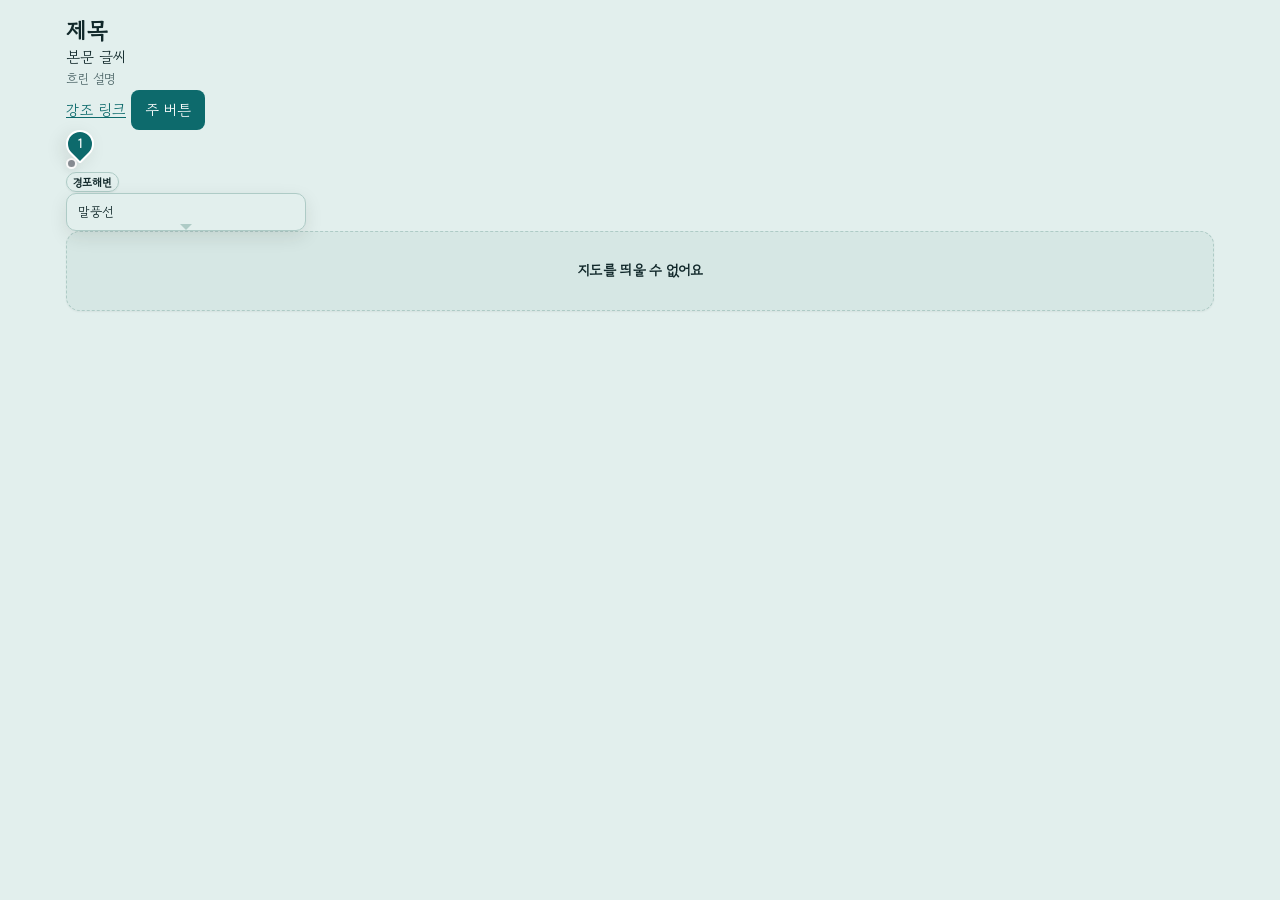
<file: tests/fixtures/theme.html>
<!doctype html>
<html lang="ko">
<head>
<meta charset="utf-8">
<meta name="viewport" content="width=device-width, initial-scale=1">
<title>테마 테스트 발판</title>
<link rel="stylesheet" href="/app/assets/style.css">
</head>
<body>
<!-- 색 토큰을 실제로 계산된 값으로 확인하기 위한 발판입니다. 배포되지 않습니다. -->
<main class="panel" style="padding:16px">
  <h2 id="h">제목</h2>
  <p id="body-text">본문 글씨</p>
  <p class="muted" id="muted-text">흐린 설명</p>
  <a href="#" id="link" style="color:var(--accent)">강조 링크</a>
  <button id="primary" style="background:var(--accent);color:var(--on-dark);border:0;padding:8px 14px;border-radius:8px">주 버튼</button>
  <div class="pin-lodging" id="pin"><span>1</span></div>
  <div class="pin-spot" id="spot"></div>
  <span class="pin-label" id="label">경포해변</span>
  <div class="map-bubble-in" id="bubble">말풍선</div>
  <div class="map map-off" id="mapoff" style="height:80px">
    <div class="map-off-note"><strong>지도를 띄울 수 없어요</strong></div>
  </div>
</main>

<script type="module">
  import { seasonFor, THEMES } from "/app/assets/regions.js";
  window.seasonFor = seasonFor;
  window.THEMES = THEMES;
  window.setTheme = (t) => {
    if (t) document.documentElement.setAttribute("data-theme", t);
    else document.documentElement.removeAttribute("data-theme");
  };
  window.cs = (sel, prop) =>
    getComputedStyle(document.querySelector(sel)).getPropertyValue(prop).trim();
  window.tok = (name) =>
    getComputedStyle(document.documentElement).getPropertyValue(name).trim();
  window.__ready = true;
</script>
</body>
</html>
</file>
<file: app/assets/style.css>
/* ============================================================
   계절 테마 4종 — 봄 · 여름 · 가을 · 겨울

   색을 전부 변수로 뽑아두었습니다. 테마를 바꾸는 것은
   <html data-theme="winter"> 한 줄이고, 그러면 값만 갈립니다.

   ★ 지도 위의 핀 색은 테마를 따르지 않습니다.
     카카오 지도는 다크 모드가 없어서 늘 밝습니다. 핀의 흰 테두리를
     다크 테마에서 어둡게 바꾸면 밝은 지도 위에서 핀이 사라집니다.
     그래서 --pin-ring / --pin-fill 은 고정입니다.

   ★ 계절이 밝기까지 정합니다.
     봄·여름·가을은 늘 밝고 겨울은 늘 어둡습니다. 기기의 다크 모드
     설정을 따르지 않습니다 — 아래 "왜 안 따르는가" 참고.
   ============================================================ */
/* 제목은 손글씨(개구), 본문은 부드러운 고딕(고운돋움).
   여행 수첩 느낌을 내면서 본문은 읽기 편해야 하므로 둘을 나눴습니다. */
@import url("https://fonts.googleapis.com/css2?family=Gaegu:wght@400;700&family=Gowun+Dodum&display=swap");

:root{
  /* 테마와 무관한 값 */
  --r:12px;
  --gutter:16px;
  --maxw:1180px;

  /* 지도 위 — 지도가 늘 밝으므로 고정입니다 */
  --pin-ring:#ffffff;
  --pin-fill:#ffffff;
  --pin-grey:#8a8f96;

  /* ★ 전에는 --shadow-sm:var(--shadow-sm) 처럼 자기 자신을 가리켰습니다.
     CSS 에서 그건 "값 없음"이라, box-shadow:var(--shadow-lg) 가 전부
     풀리지 않아 카드가 하나도 안 떠 있었습니다. 눈에는 "원래 평평한
     디자인" 으로 보여서 아무도 버그라고 생각하지 않았습니다. */
  /* 눌린 탭처럼 "떠오른" 면. 밝은 화면에서는 흰 종이지만, 어두운
     화면에서는 흰색이 아니라 바탕보다 밝은 회색이어야 떠 보입니다.
     겨울에서 --surface 를 그냥 쓰면 바탕보다 어두워서, 눌린 탭이
     떠오르는 대신 파인 것처럼 보였습니다. */
  --raised:var(--surface);

  --shadow-sm:0 1px 2px rgba(42,36,32,.06);
  --shadow-md:0 2px 8px rgba(42,36,32,.08);
  --shadow-lg:0 6px 18px rgba(42,36,32,.10);
  --shadow-xl:0 14px 36px rgba(42,36,32,.16);
}

/* ============================================================
   계절 4종

   바탕에는 색이 있고, 글씨와 강조는 충분히 진하게.
   파스텔이 아닙니다 — 흰색에 가까운 바탕은 계절을 고른 의미가
   없어서 버렸습니다. 대신 글씨까지 연해지면 안 읽힙니다.
   tests/theme.spec.mjs 가 네 벌 전부 대비를 재서 막아줍니다.
   ============================================================ */

/* ★ 2026-11 디자인 정리

   네 계절이 바탕·선·글자까지 제각각이었습니다. 손볼 곳이 네 배인데
   얻는 건 적고, 무엇보다 아이콘·카톡 미리보기·발자취 카드가 전부
   주황인데 화면만 갈색이라 같은 서비스로 안 보였습니다.

   그래서 바탕·선·글자는 거의 같게 두고 강조색으로 계절을 냅니다.
   "거의" 인 이유는, 고른 계절이 화면에 전혀 안 보이면 고르는 의미가
   없기 때문입니다. 바탕에 그 계절 기미를 아주 옅게 남깁니다
   (tests/theme.spec.mjs 가 네 계절 배경이 서로 다른지 잽니다).
   ───────────────────────────────────────────────────────── */

/* ───────── 여름 (기본) ───────── */
:root,
:root[data-theme="summer"]{
  color-scheme:light;
  --bg:#e2efed; --surface:#ffffff; --surface-2:#d6e7e4;
  --line:#cbe0dc; --line-strong:#aecbc6;
  --text:#11282a; --muted:#4c6567; --faint:#56706f;
  --accent:#0d6a6c; --accent-soft:#d0e6e3; --on-dark:#ffffff;
  --danger:#a12b1a; --ok:#1a7f4b;
}

/* ───────── 봄 ───────── */
:root[data-theme="spring"]{
  color-scheme:light;
  --bg:#f6e5e7; --surface:#ffffff; --surface-2:#efdadd;
  --line:#e7d0d3; --line-strong:#d9b4b9;
  --text:#2a1a1d; --muted:#6a5255; --faint:#7b6165;
  --accent:#b4283f; --accent-soft:#f2d5d9; --on-dark:#ffffff;
  --danger:#a12b1a; --ok:#1a7f4b;
}

/* ───────── 가을 ───────── */
:root[data-theme="autumn"]{
  color-scheme:light;
  --bg:#faeedc; --surface:#ffffff; --surface-2:#f3e3cb;
  --line:#e6d2b4; --line-strong:#d4bb93;
  --text:#2a1d14; --muted:#6e5b46; --faint:#786851;
  --accent:#c7351a; --accent-soft:#f6d9cb; --on-dark:#ffffff;
  --danger:#a12b1a; --ok:#1a7f4b;
}

/* ───────── 겨울 ─────────
   ★ 겨울만 기기 설정과 무관하게 항상 어둡습니다.
     계절이 색뿐 아니라 분위기까지 정하게 한 선택입니다 — 겨울밤 느낌.
     덕분에 고를 때 보이는 색 견본과 실제 화면이 늘 일치합니다. */
:root[data-theme="winter"]{
  color-scheme:dark;
  --bg:#141d2a; --surface:#1e2835; --surface-2:#263241;
  --line:#32404f; --line-strong:#46576a;
  --text:#edf3fa; --muted:#9babbc; --faint:#8495a8;
  --accent:#8fc2f2; --accent-soft:#1d2f44; --on-dark:#0f1620;
  --raised:#36465a;
  --danger:#ff9a8b; --ok:#7fd9ab;

  /* 어두운 바탕에서는 그림자가 안 보입니다. 더 진하게 깔아야
     카드가 떠 보입니다. */
  --shadow-sm:0 1px 2px rgba(0,0,0,.30);
  --shadow-md:0 2px 10px rgba(0,0,0,.36);
  --shadow-lg:0 8px 22px rgba(0,0,0,.44);
  --shadow-xl:0 16px 40px rgba(0,0,0,.52);
}

/* ───────── 왜 기기 설정(prefers-color-scheme)을 안 따르는가 ─────────

   예전에는 밝게/어둡게를 기기 설정이 정하고 계절은 색만 정했습니다.
   그런데 같은 방을 친구들이 서로 다른 브라우저로 열면 화면이 전혀
   달라 보였습니다. 카톡 인앱 브라우저는 어두운 모드를 보고하지
   않아서, 같은 폰에서도 카톡으로 열면 밝고 사파리로 열면 어두웠습니다.

   여행방은 여럿이 같이 보는 화면입니다. "내 폰에서 어떻게 보이나"
   보다 "친구들이 다 같은 걸 보나"가 중요합니다.

   그래서 계절이 분위기까지 정합니다 — 봄·여름·가을은 늘 밝고,
   겨울은 늘 어둡습니다. 어두운 화면을 원하면 겨울을 고르면 됩니다.
   tests/theme.spec.mjs 가 네 계절 모두 기기 설정과 무관한지 잽니다.
   ───────────────────────────────────────────────────────── */

*,*::before,*::after{box-sizing:border-box}

/* ★ hidden 속성이 항상 이기게 합니다.
   [hidden] 의 display:none 은 브라우저 기본 규칙이라, .field{display:block}
   같은 우리 규칙에 밀립니다. 그러면 숨겨둔 영역이 그대로 보입니다
   (실제로 "장소 검색" 상자가 늘 떠 있었습니다).
   탭 패널도 hidden 으로 여닫으므로 여기서 한 번에 막아둡니다. */
[hidden]{display:none !important}

/* ★ 한국어는 단어 중간에서 줄을 바꾸면 안 됩니다.
   기본값(break-word 성격)이면 "짜보세 / 요" 처럼 잘립니다.
   keep-all 이 한국어에 맞는 설정이고, 띄어쓰기에서만 넘어갑니다. */
html{word-break:keep-all;overflow-wrap:break-word}
html,body{margin:0;padding:0}
body{
  background:var(--bg);
  color:var(--text);
  font-family:"Gowun Dodum","Apple SD Gothic Neo","Malgun Gothic",system-ui,sans-serif;
  font-size:15px;
  line-height:1.6;
  -webkit-font-smoothing:antialiased;
  overflow-x:hidden;
}
h1,h2,h3{line-height:1.3;margin:0;letter-spacing:-0.02em}
p{margin:0}
ul{list-style:none;margin:0;padding:0}
a{color:inherit}
button,input{font:inherit;color:inherit}
.muted{color:var(--muted);font-size:13px}
.sr-only{position:absolute;width:1px;height:1px;overflow:hidden;clip:rect(0,0,0,0);white-space:nowrap}

/* ───────── 게이트 ───────── */
#gate{
  position:fixed;inset:0;z-index:50;
  display:flex;align-items:center;justify-content:center;
  background:var(--bg);padding:var(--gutter);
}
#gate[hidden]{display:none}
.gate-box{width:100%;max-width:340px;text-align:center}
.gate-eyebrow{
  font-size:11px;letter-spacing:0.28em;color:var(--muted);
  margin-bottom:14px;font-weight:600;
}
.gate-title{font-size:34px;font-weight:700;margin-bottom:8px}
.gate-sub{color:var(--muted);font-size:14px;margin-bottom:36px}
#gate-form{display:flex;flex-direction:column;gap:10px}
#gate-input{
  width:100%;height:50px;padding:0 16px;text-align:center;
  border:1px solid var(--line-strong);border-radius:var(--r);
  background:var(--bg);letter-spacing:0.3em;
  transition:border-color .15s;
}
#gate-input::placeholder{letter-spacing:0;color:var(--faint)}
#gate-input:focus{outline:none;border-color:var(--accent);box-shadow:0 0 0 3px var(--accent-soft)}
#gate-form button{
  height:50px;border:0;border-radius:var(--r);
  background:var(--text);color:var(--on-dark);font-weight:600;cursor:pointer;
  transition:opacity .15s;
}
#gate-form button:hover{opacity:.85}
.gate-error{min-height:20px;margin-top:14px;font-size:13px;color:var(--danger)}
.shake{animation:shake .3s}
@keyframes shake{
  0%,100%{transform:translateX(0)}
  25%{transform:translateX(-6px)}
  75%{transform:translateX(6px)}
}

/* ───────── 상단바 ───────── */
.topbar{position:sticky;top:0;z-index:20;background:var(--bg);border-bottom:1px solid var(--line)}
.topbar-inner{max-width:var(--maxw);margin:0 auto;padding:14px var(--gutter) 10px}
.brand{display:flex;align-items:baseline;gap:10px;flex-wrap:wrap}
.brand strong{font-size:17px;letter-spacing:-0.02em}
.brand span{font-size:12px;color:var(--muted)}
/* ★ 밑줄 대신 알약.

   밑줄 탭은 지금 어느 탭에 있는지는 알려주지만 "눌리는 것" 으로는
   잘 안 읽힙니다. 폰에서는 더 그렇습니다. 알약은 눌린 칸이 종이
   위로 떠올라서 손가락이 어디를 짚었는지 바로 보입니다. */
.tabs{
  width:calc(100% - var(--gutter) * 2);
  max-width:calc(var(--maxw) - var(--gutter) * 2);
  margin:0 auto;padding:3px;
  display:flex;gap:3px;
  background:var(--surface-2);border-radius:12px;
  overflow-x:auto;scrollbar-width:none;
}
.tabs::-webkit-scrollbar{display:none}
.tabs a{
  flex:1 1 0;min-width:0;padding:9px 6px;
  font-size:13px;font-weight:500;text-align:center;
  color:var(--muted);text-decoration:none;border-radius:9px;
  transition:color .15s,background .15s;white-space:nowrap;
}
.tabs a:hover{color:var(--text)}
.tabs a.on{
  color:var(--text);font-weight:700;
  background:var(--raised);box-shadow:var(--shadow-sm);
}

/* ───────── 레이아웃 ───────── */
main{max-width:var(--maxw);margin:0 auto;padding:22px var(--gutter) 60px}
.panel[hidden]{display:none}
.panel-head{margin-bottom:18px}
.panel-head h2{font-size:21px;margin-bottom:4px}
.layout{display:flex;flex-direction:column;gap:18px}

/* ───────── 지도 ───────── */

/* ★ z-index 가 꼭 있어야 합니다 (position:relative 만으로는 모자랍니다).

   지도 위에 떠 있는 범례(.map-legend)는 z-index:400 입니다. 지도
   타일과 핀보다 위에 있어야 해서 높게 줬습니다.

   그런데 .map-wrap 이 position:relative 만 있고 z-index 가 없으면
   "쌓임 맥락"을 만들지 않습니다. 그러면 범례의 400 이 지도 안이
   아니라 페이지 전체에서 겨루고, 위에 붙어 있는 탭(.topbar, z-index:20)
   보다 높아집니다. 스크롤해서 둘이 겹치는 순간 범례가 숙소·맛집
   탭을 덮어버립니다.

   z-index 를 주면 .map-wrap 안이 하나의 층이 되고, 그 안의 400 은
   밖으로 못 나옵니다. 지도 위에 뭘 더 띄워도 같은 일이 안 생깁니다. */
.map-wrap{position:relative;z-index:0}
.map{
  height:300px;border:1px solid var(--line);border-radius:var(--r);
  background:var(--surface-2);
  /* 둥근 모서리가 지도 타일을 실제로 잘라내게 하고,
     핀이 지도 밖으로 흘러나와 글을 덮는 일을 막습니다 */
  overflow:hidden;
}
/* ★ 지도 위에 띄웁니다.

   전에는 지도 오른쪽 위에 네모 상자로 붙어 있어서 "지도의 일부"
   처럼 보였습니다. 흰 알약으로 띄우면 눌리는 것으로 읽히고,
   눌린 칸이 또렷해집니다. */
.map-legend{
  position:absolute;top:10px;left:10px;z-index:400;
  display:flex;gap:2px;
  background:color-mix(in srgb, var(--surface) 94%, transparent);
  border:0;border-radius:10px;padding:3px;overflow:visible;
  box-shadow:var(--shadow-md);
}
.map-legend button{
  border:0;background:transparent;border-radius:8px;
  padding:6px 11px;font-size:12px;font-weight:500;
  color:var(--muted);cursor:pointer;
}

.map-legend button.on{background:var(--text);color:var(--on-dark);font-weight:600}
.map-hint{margin-top:8px}

/* 핀

   ★ border-radius 는 왼쪽위 · 오른쪽위 · 오른쪽아래 · 왼쪽아래 순입니다.
     전에는 `50% 50% 50% 2px` 라서 **왼쪽 아래**가 뾰족했고, 거기에
     45도를 돌리니 뾰족한 끝이 왼쪽을 향했습니다 — 핀이 옆으로
     누운 것처럼 보였습니다.

     뾰족한 쪽을 **오른쪽 아래**(`2px` 를 셋째 자리로)로 옮기면
     같은 45도에서 끝이 아래를 향합니다. 안쪽 글자의 되돌림
     회전(-45deg)은 그대로 둬도 맞습니다. */
.pin-lodging{
  width:28px;height:28px;border-radius:50% 50% 2px 50%;
  transform:rotate(45deg);
  background:var(--accent);border:2px solid var(--pin-ring);
  box-shadow:var(--shadow-lg);
  display:flex;align-items:center;justify-content:center;
}
.pin-lodging span{transform:rotate(-45deg);color:var(--pin-ring);font-size:12px;font-weight:700}
.pin-lodging.sel{background:var(--text);transform:rotate(45deg) scale(1.18)}
.pin-spot{
  width:11px;height:11px;border-radius:50%;
  background:var(--pin-grey);border:2px solid var(--pin-ring);
  box-shadow:var(--shadow-md);
}
/* 맛집 탭 핀 — 식당은 채움, 카페는 테두리만 (색 말고 모양으로도 구분) */
.pin-food{
  width:20px;height:20px;border-radius:50% 50% 2px 50%;
  transform:rotate(45deg);
  background:var(--accent);border:2px solid var(--pin-ring);
  box-shadow:var(--shadow-lg);
}
.pin-food.cafe{background:var(--pin-fill);border-color:var(--accent);box-shadow:var(--shadow-md)}
.leaflet-container{font-family:inherit;border-radius:var(--r)}

/* ───────── 카드 ───────── */
.cards{display:flex;flex-direction:column;gap:10px}
.card{
  border:1px solid var(--line);border-radius:14px;
  padding:14px 16px;background:var(--surface);
  box-shadow:var(--shadow-sm);
  cursor:pointer;
  transition:border-color .15s,background .15s,box-shadow .15s;
}
.card:hover{border-color:var(--line-strong);box-shadow:var(--shadow-md)}
/* 고른 카드는 테두리를 두껍게 — 배경까지 바꾸면 글씨 대비가 흔들립니다 */
.card.sel{
  border-color:var(--accent);border-width:2px;padding:13px 15px;
  box-shadow:var(--shadow-md);
}
.card-top{display:flex;align-items:flex-start;gap:10px}
.card-no{
  flex:0 0 24px;height:24px;border-radius:8px;
  background:var(--accent);color:var(--on-dark);
  font-size:11px;font-weight:700;
  display:flex;align-items:center;justify-content:center;margin-top:2px;
}
.card-no.off{background:var(--line-strong)}
.card-body{flex:1;min-width:0}
.card-name{font-size:15px;font-weight:600;letter-spacing:-0.01em}
.card-meta{font-size:13px;color:var(--muted);margin-top:2px}
.card-note{font-size:13px;color:var(--muted);margin-top:6px}
.badge{
  display:inline-block;font-size:11px;padding:1px 7px;border-radius:99px;
  background:var(--surface-2);color:var(--muted);margin-left:6px;vertical-align:1px;
}
.dists{display:flex;flex-wrap:wrap;gap:6px;margin-top:9px}
.dist{
  font-size:11px;padding:2px 8px;border-radius:99px;
  background:var(--surface);border:1px solid var(--line);color:var(--muted);
}
.card-actions{display:flex;gap:8px;margin-top:12px;align-items:center}
.btn-link,.btn-vote{
  border:1px solid var(--line-strong);background:var(--bg);
  border-radius:8px;padding:7px 12px;font-size:13px;
  cursor:pointer;text-decoration:none;display:inline-flex;align-items:center;gap:6px;
  transition:border-color .15s,background .15s;
}
.btn-link:hover,.btn-vote:hover{border-color:var(--text)}
/* ★ "투표 / 투표함 ✓" 글자 대신 하트와 숫자.

   글자는 눌린 상태를 읽어야 알 수 있지만, 하트는 채워졌는지로
   한눈에 보입니다. 숫자도 같이 들어가 있어서 "몇 표인지" 를 따로
   찾을 필요가 없습니다. */
.btn-vote{gap:5px;font-weight:700;padding:8px 11px}
.btn-vote .heart{flex:0 0 auto;transition:fill .15s}
.btn-vote .vote-count{font-variant-numeric:tabular-nums}
.btn-vote.voted{
  background:var(--accent);border-color:var(--accent);color:var(--on-dark);
}
.btn-vote.voted .heart{fill:currentColor}
.btn-vote:disabled{opacity:.45;cursor:default}
.btn-vote:disabled:hover{border-color:var(--line-strong)}
.card-actions .btn-del{margin-left:auto}

/* ───────── 안내 박스 ───────── */
.note{
  border:1px solid var(--line);border-left:3px solid var(--accent);
  background:var(--surface);border-radius:8px;
  padding:11px 14px;font-size:13px;color:var(--muted);margin-bottom:12px;
}
.note[hidden]{display:none}
.empty{
  border:1px dashed var(--line-strong);border-radius:var(--r);
  padding:34px 20px;text-align:center;color:var(--muted);font-size:14px;
}

/* ───────── 일정 ───────── */
.day{margin-bottom:26px}
.day-head{
  display:flex;align-items:baseline;gap:9px;
  padding-bottom:9px;border-bottom:1px solid var(--line);margin-bottom:4px;
}
.day-head h3{font-size:16px}
.day-head span{font-size:13px;color:var(--muted)}
.slot{display:flex;gap:14px;padding:11px 0;border-bottom:1px solid var(--surface-2)}
.slot-time{
  flex:0 0 52px;font-size:13px;color:var(--muted);
  font-variant-numeric:tabular-nums;padding-top:1px;
}
.slot-body{flex:1;min-width:0}
.slot-title{font-size:14px;font-weight:500}
.slot-note{font-size:13px;color:var(--muted);margin-top:1px}
.slot.fixed .slot-title{font-weight:600}

/* ───────── 경비 ───────── */
.expense-form{
  border:1px solid var(--line);border-radius:var(--r);
  padding:14px;margin-bottom:18px;background:var(--surface);
}
.expense-form .row{display:flex;gap:10px;margin-bottom:10px}
.expense-form .row:last-child{margin-bottom:0}
.expense-form label{flex:1;display:flex;flex-direction:column;gap:4px;font-size:12px;color:var(--muted)}
.expense-form input{
  height:40px;padding:0 11px;border:1px solid var(--line-strong);
  border-radius:8px;background:var(--bg);font-size:14px;width:100%;
}
.expense-form input:focus{outline:none;border-color:var(--accent);box-shadow:0 0 0 3px var(--accent-soft)}
.expense-form button{
  flex:0 0 84px;height:40px;align-self:flex-end;border:0;border-radius:8px;
  background:var(--text);color:var(--on-dark);font-weight:600;cursor:pointer;
}
.expense-form button:hover{opacity:.85}
.summary{display:flex;gap:10px;margin-bottom:16px;flex-wrap:wrap}
.stat{
  flex:1;min-width:130px;border:1px solid var(--line);border-radius:var(--r);
  padding:13px 15px;
}
.stat-k{font-size:12px;color:var(--muted)}
.stat-v{font-size:21px;font-weight:700;letter-spacing:-0.02em;margin-top:2px;font-variant-numeric:tabular-nums}
.expense-list{border-top:1px solid var(--line);margin-bottom:20px}
.expense-list li{
  display:flex;align-items:center;gap:10px;
  padding:11px 2px;border-bottom:1px solid var(--line);font-size:14px;
}
.ex-item{flex:1;min-width:0;overflow:hidden;text-overflow:ellipsis;white-space:nowrap}
.ex-payer{font-size:12px;color:var(--muted);flex:0 0 auto}
.ex-amount{font-variant-numeric:tabular-nums;font-weight:600;flex:0 0 auto}
.ex-del{
  border:0;background:transparent;color:var(--muted);cursor:pointer;
  font-size:17px;line-height:1;padding:2px 4px;flex:0 0 auto;
}
.ex-del:hover{color:var(--danger)}
.settlement{
  border:1px solid var(--line);border-radius:var(--r);padding:15px;background:var(--surface);
}
.settlement[hidden]{display:none}
/* 경비·일정은 글줄이 길어지면 읽기 나빠서 폭을 제한 */
#panel-money > *, #panel-plan > *{max-width:720px}
.settlement h3{font-size:14px;margin-bottom:10px}
.settlement li{font-size:14px;padding:5px 0;color:var(--text)}
.settlement li em{font-style:normal;font-weight:600}

/* ───────── 칩 ───────── */
.chips{display:flex;gap:6px;flex-wrap:wrap;margin-bottom:12px}
.chip{
  border:1px solid var(--line-strong);background:var(--bg);
  border-radius:99px;padding:5px 13px;font-size:13px;color:var(--muted);cursor:pointer;
}
.chip.on{background:var(--text);border-color:var(--text);color:var(--on-dark);font-weight:600}

/* ───────── 추가 폼 (숙소 · 맛집) ───────── */
.adder{
  margin-top:12px;border:1px dashed var(--line-strong);
  border-radius:var(--r);background:var(--surface);
}
.adder summary{
  cursor:pointer;padding:12px 16px;font-size:14px;font-weight:600;
  color:var(--muted);list-style:none;
}
.adder summary::-webkit-details-marker{display:none}
.adder summary:hover{color:var(--text)}
.adder[open]{background:var(--bg);border-style:solid}
.adder[open] summary{color:var(--text);border-bottom:1px solid var(--line)}
.adder-form{padding:14px 16px 16px;display:flex;flex-direction:column;gap:11px}
/* label 을 block 으로 둬야 "위치 (선택)" 이 한 줄에 붙습니다 */
.adder-form label{display:block;font-size:12px;color:var(--muted)}
.adder-form label > input,
.adder-form label > select,
.adder-form label > .pickrow{margin-top:5px}
.adder-form .opt{color:var(--faint);font-weight:400}
.adder-form input,.adder-form select{
  height:40px;padding:0 11px;border:1px solid var(--line-strong);
  border-radius:8px;background:var(--bg);font-size:14px;width:100%;
}
.adder-form input:focus,.adder-form select:focus{
  outline:none;border-color:var(--accent);box-shadow:0 0 0 3px var(--accent-soft);
}
.pickrow{display:flex;gap:7px}
.pickrow input{flex:1;min-width:0}
.btn-pick{
  flex:0 0 auto;height:40px;padding:0 12px;white-space:nowrap;
  border:1px solid var(--line-strong);border-radius:8px;background:var(--bg);
  font-size:13px;color:var(--muted);cursor:pointer;
}
.btn-pick:hover{border-color:var(--text);color:var(--text)}
.btn-pick.on{background:var(--accent);border-color:var(--accent);color:var(--on-dark);font-weight:600}
.adder-actions{display:flex;align-items:center;gap:12px;flex-wrap:wrap;margin-top:3px}
.adder-actions button{
  flex:0 0 auto;height:40px;padding:0 20px;border:0;border-radius:8px;
  background:var(--text);color:var(--on-dark);font-weight:600;cursor:pointer;
}
.adder-actions button:hover{opacity:.85}
.adder-actions button:disabled{opacity:.5;cursor:default}
.adder-actions .muted{flex:1;min-width:150px}

.btn-del{
  border:1px solid var(--line-strong);background:var(--bg);border-radius:8px;
  padding:7px 11px;font-size:13px;color:var(--muted);cursor:pointer;
}
.btn-del:hover{border-color:var(--danger);color:var(--danger)}
.badge.added{background:var(--accent-soft);color:var(--accent)}

/* 지도에서 위치 찍는 중 */
.leaflet-container.picking{cursor:crosshair}
.leaflet-container.picking .leaflet-marker-icon{cursor:crosshair}
.pin-pick{
  width:26px;height:26px;border-radius:50% 50% 2px 50%;
  transform:rotate(45deg);
  background:var(--pin-fill);border:3px solid var(--danger);
  box-shadow:var(--shadow-xl);
}

/* ───────── 일정 직접 수정 ───────── */
.plan-bar{
  display:flex;align-items:center;gap:12px;
  margin-bottom:14px;min-height:30px;
}
.save-status{flex:1;font-size:12px;color:var(--muted)}
.save-status.bad{color:var(--danger)}
.btn-quiet{
  border:1px solid var(--line);background:var(--bg);border-radius:8px;
  padding:6px 11px;font-size:12px;color:var(--muted);cursor:pointer;
}
.btn-quiet:hover{border-color:var(--line-strong);color:var(--text)}

.slot.edit{align-items:flex-start;gap:9px}
.slot-time-in,.slot-title-in,.slot-note-in{
  border:1px solid transparent;border-radius:7px;background:transparent;
  padding:6px 8px;width:100%;transition:border-color .12s,background .12s;
}
.slot-time-in{
  flex:0 0 66px;width:66px;font-size:13px;color:var(--muted);
  font-variant-numeric:tabular-nums;text-align:center;
}
.slot-title-in{font-size:14px;font-weight:500}
.slot-note-in{font-size:13px;color:var(--muted);margin-top:1px}
.slot-time-in::placeholder,.slot-title-in::placeholder,.slot-note-in::placeholder{color:var(--faint)}
.slot-time-in:hover,.slot-title-in:hover,.slot-note-in:hover{background:var(--surface)}
.slot-time-in:focus,.slot-title-in:focus,.slot-note-in:focus{
  outline:none;background:var(--bg);border-color:var(--accent);
  box-shadow:0 0 0 3px var(--accent-soft);
}
.slot-del{
  flex:0 0 auto;border:0;background:transparent;color:var(--faint);cursor:pointer;
  font-size:18px;line-height:1;padding:6px 6px;border-radius:6px;
}
.slot-del:hover{color:var(--danger);background:var(--surface)}
.slot-add{
  margin-top:10px;border:1px dashed var(--line-strong);background:transparent;
  border-radius:8px;padding:9px 14px;font-size:13px;color:var(--muted);
  cursor:pointer;width:100%;text-align:center;
}
.slot-add:hover{border-color:var(--text);color:var(--text)}

/* ───────── 링크 자동 조회 상태 ───────── */
.resolve-status{
  font-size:12px;color:var(--muted);margin-top:-5px;
  padding-left:2px;line-height:1.45;
}
.resolve-status.busy{color:var(--accent)}
.resolve-status.ok{color:var(--ok)}
.resolve-status.bad{color:var(--danger)}

/* ───────── 경로 짜기 ───────── */
.route-box{
  border:1px solid var(--line);border-radius:var(--r);
  padding:16px;margin-bottom:22px;background:var(--surface);
}
.route-box h3{font-size:15px;margin-bottom:5px}
.route-preview{margin:13px 0}
.route-pick{
  display:flex;align-items:baseline;gap:8px;flex-wrap:wrap;
  padding:7px 0;font-size:14px;
}
.route-k{
  flex:0 0 52px;font-size:11px;color:var(--muted);
  background:var(--surface-2);border-radius:99px;
  padding:2px 0;text-align:center;
}
.route-chip{
  font-size:12px;padding:3px 9px;border-radius:99px;
  background:var(--bg);border:1px solid var(--line);
}
.route-chip b{color:var(--accent);margin-left:2px}
.route-actions{display:flex;align-items:center;gap:12px;flex-wrap:wrap}
.route-actions button{
  flex:0 0 auto;height:40px;padding:0 18px;border:0;border-radius:8px;
  background:var(--text);color:var(--on-dark);font-weight:600;cursor:pointer;
}
.route-actions button:hover{opacity:.85}
.route-actions button:disabled{opacity:.5;cursor:default}
.route-actions .muted{flex:1;min-width:160px}
.muted.bad{color:var(--danger)}

/* ───────── 토스트 ───────── */
.toast{
  position:fixed;left:50%;bottom:26px;transform:translate(-50%,16px);
  background:var(--text);color:var(--on-dark);font-size:13px;
  padding:10px 18px;border-radius:99px;
  opacity:0;pointer-events:none;transition:opacity .2s,transform .2s;z-index:60;
  max-width:calc(100vw - 32px);text-align:center;
}
.toast.on{opacity:1;transform:translate(-50%,0)}

.foot{border-top:1px solid var(--line);padding:18px var(--gutter);text-align:center}
.foot p{font-size:11px;color:var(--muted)}

/* ───────── 데스크톱 ───────── */
@media (min-width:860px){
  .layout{flex-direction:row;align-items:flex-start;gap:26px}
  .map-col{flex:1 1 52%;position:sticky;top:104px}
  .list-col{flex:1 1 48%;min-width:0}
  .map{height:min(560px,calc(100vh - 170px))}
  .gate-title{font-size:38px}
  .panel-head h2{font-size:23px}
}
@media (max-width:420px){
  .expense-form .row{flex-direction:column;gap:10px}
  .expense-form button{flex:none;width:100%}
}
@media (prefers-reduced-motion:reduce){
  *{animation-duration:.01ms !important;transition-duration:.01ms !important}
}


/* ============================================================
   카카오 지도로 바꾸면서 새로 필요해진 것들
   ============================================================ */

/* 핀을 감싸는 틀 — CustomOverlay 가 이 요소를 그대로 얹습니다 */
.pin-wrap{position:relative;display:flex;flex-direction:column;align-items:center;cursor:pointer}

/* 핀 옆 이름표.
   Leaflet 의 bindTooltip 에 해당하는 것이 카카오에는 없어서 직접 만듭니다. */
.pin-label{
  margin-top:2px;padding:1px 6px;border-radius:999px;
  background:var(--bg);color:var(--text);
  border:1px solid var(--line-strong);
  font-size:11px;line-height:1.5;font-weight:600;white-space:nowrap;
  box-shadow:var(--shadow-sm);
  max-width:120px;overflow:hidden;text-overflow:ellipsis;
}
.pin-label.sm{font-size:10px;padding:0 5px;font-weight:500;color:var(--muted)}

/* 관광지 핀을 맛집 탭에서는 조금 크게 */
.pin-spot.big{width:14px;height:14px;border:2px solid var(--pin-ring);box-shadow:var(--shadow-md)}

/* 핀을 누르면 뜨는 말풍선.
   카카오 InfoWindow 는 Marker 를 요구해서 CustomOverlay 로 직접 만듭니다. */
.map-bubble{pointer-events:auto}
.map-bubble-in{
  position:relative;padding:8px 11px;border-radius:10px;
  background:var(--bg);color:var(--text);
  border:1px solid var(--line-strong);
  box-shadow:var(--shadow-lg);
  font-size:13px;line-height:1.5;white-space:nowrap;
  max-width:240px;
}
.map-bubble-in .sub{color:var(--muted);font-size:12px}
.map-bubble-in::after{
  content:"";position:absolute;left:50%;bottom:-6px;transform:translateX(-50%);
  border:6px solid transparent;border-top-color:var(--line-strong);
}

/* 지도를 못 띄울 때 — 키가 없거나 도메인 등록이 안 된 경우.
   페이지 전체가 죽는 대신 여기만 안내판으로 바뀝니다. */
.map.map-off{
  display:flex;align-items:center;justify-content:center;
  background:var(--surface-2);border:1px dashed var(--line-strong);
}
.map-off-note{
  display:flex;flex-direction:column;gap:4px;align-items:center;
  text-align:center;padding:16px;font-size:13px;line-height:1.6;
}
.map-off-note strong{font-size:14px}
.map-off-note .muted{color:var(--muted);font-size:12px}


/* ============================================================
   테마 고르기 (방 만들기 화면)
   ============================================================ */
.theme-pick{display:flex;gap:8px;flex-wrap:wrap}
.theme-opt{
  flex:1 1 72px;display:flex;flex-direction:column;align-items:center;gap:6px;
  padding:10px 8px;border:1px solid var(--line);border-radius:var(--r);
  background:var(--surface);cursor:pointer;font-size:13px;
}
/* ★ 숨긴 라디오는 "작게" 숨깁니다.

   전에는 width:0 만 줬는데, 이 묶음이 <fieldset class="field"> 안에
   있어서 뒤에 오는 .field input{width:100%} 가 이겼습니다. 결과적으로
   보이지 않는 라디오가 가로 344px 로 라벨 밖까지 뻗어 있었습니다.
   보이지는 않지만, 그 상태로 포커스가 가면 브라우저가 그 요소를
   화면 안으로 끌어오려고 스크롤합니다 — 폰에서 "누르면 버벅인다"의
   전형적인 원인입니다.

   [type="radio"] 를 붙여 .field input 보다 구체적으로 만들고,
   접근성 표준대로 1px 로 접어 숨깁니다. */
.theme-opt input[type="radio"]{
  position:absolute;width:1px;height:1px;margin:-1px;padding:0;border:0;
  opacity:0;clip-path:inset(50%);overflow:hidden;pointer-events:none;
}

/* ★ 색 띠와 글자는 탭을 가로채지 않습니다.
   둘이 서로 다른 요소라, 색을 눌렀을 때와 글자를 눌렀을 때 동작이
   달랐습니다. 라벨 전체가 하나의 버튼이 되게 합니다. */
.theme-opt > *{pointer-events:none}
.theme-opt{touch-action:manipulation;-webkit-tap-highlight-color:transparent}
.theme-opt .swatch{
  width:100%;height:22px;border-radius:6px;border:1px solid var(--line-strong);
}
.theme-opt:has(input:checked){
  border-color:var(--accent);background:var(--accent-soft);font-weight:600;
}
.theme-opt:has(input:focus-visible){outline:2px solid var(--accent);outline-offset:2px}

/* 각 계절의 느낌을 작은 색 띠로 보여줍니다 */
/* 그라데이션 없이 — 연한 바탕에 진한 색 띠를 단색으로 얹습니다 */
.swatch-spring{background:#efdadd; box-shadow:inset 0 -9px 0 #b4283f}
.swatch-summer{background:#d6e7e4; box-shadow:inset 0 -9px 0 #0d6a6c}
.swatch-autumn{background:#f3e3cb; box-shadow:inset 0 -9px 0 #c7351a}
/* 겨울은 늘 어두우므로 견본도 어둡게 — 고를 때와 실제가 같아야 합니다 */
.swatch-winter{background:#263241; box-shadow:inset 0 -9px 0 #8fc2f2}


/* ============================================================
   첫 화면 (방 만들기)
   ============================================================ */
.landing{background:var(--bg)}

.hero{
  padding:40px var(--gutter) 28px;text-align:center;
  background:var(--surface-2);   /* 그라데이션 없이 단색 */
  border-bottom:1px solid var(--line);
}
.hero-eyebrow{
  margin:0 0 6px;font-size:12px;font-weight:700;letter-spacing:.14em;
  color:var(--accent);text-transform:uppercase;
}
.hero-title{margin:0 0 10px;font-size:26px;line-height:1.3;letter-spacing:-.02em}
.hero-sub{margin:0;color:var(--muted);font-size:14px;line-height:1.7}
.hero-sub strong{color:var(--text)}

.wrap{max-width:560px;margin:0 auto;padding:20px var(--gutter) 40px;display:grid;gap:16px}

.card{
  background:var(--surface);border:1px solid var(--line);
  border-radius:var(--r);padding:18px;
}
.card-title{margin:0 0 14px;font-size:17px;letter-spacing:-.01em}

/* ───────── 입력 ───────── */
.field{display:block;margin:0 0 6px;position:relative;border:0;padding:0}
.field-label{display:block;margin-bottom:6px;font-size:13px;font-weight:600}
/* ★ 높이를 못박습니다.

   전에는 padding 만 주고 높이는 컨트롤이 알아서 정하게 뒀습니다.
   그랬더니 한 줄에 나란히 선 칸들이 서로 달라졌습니다 —
   크롬에서 재보니 인원 48px, 지역 47px, 날짜 50px 이었고,
   아이폰 사파리에서는 차이가 더 벌어집니다. <select> 와
   <input type="date"> 는 글자를 담는 방식이 서로 달라서,
   같은 padding 을 줘도 같은 높이가 나오지 않습니다.

   44px 은 손가락이 누를 수 있는 최소 크기이기도 합니다. */
.field input,.field select{
  width:100%;height:48px;padding:0 12px;
  font:inherit;font-size:15px;line-height:normal;
  color:var(--text);background:var(--bg);
  border:1px solid var(--line-strong);border-radius:10px;
}
/* 여러 줄을 받는 칸은 높이를 풀어줍니다 */
.field textarea{height:auto}
.field input:focus,.field select:focus{
  outline:2px solid var(--accent);outline-offset:1px;border-color:var(--accent);
}
.field input[readonly]{background:var(--surface-2);color:var(--muted)}
/* "명" 같은 꼬리말. 칸 높이가 48px 로 고정됐으니 그 가운데에 맞춥니다.
   (.field 의 맨 아래가 칸의 맨 아래입니다) */
.field-suffix{
  position:absolute;right:12px;bottom:0;height:48px;
  display:flex;align-items:center;
  color:var(--muted);font-size:13px;
  pointer-events:none;
}
.field-row{display:grid;grid-template-columns:1fr 1fr;gap:10px}
/* ★ min-width:0 이 꼭 필요합니다.
   grid 칸은 기본값이 min-width:auto 라서 "안의 내용보다 작아지지 않습니다".
   그런데 아이폰 사파리의 <input type=date> 는 고유 너비가 꽤 넓어서,
   1fr 로 반씩 나눠놔도 오른쪽 칸이 그 너비만큼 벌어지며 카드 밖으로
   비어져 나갑니다. 도착 칸만 길어 보이고 둘 사이 간격까지 먹힙니다.
   데스크톱 크롬에서는 멀쩡해서 눈치채기 어렵습니다. */
.field-row .field{margin-bottom:6px;min-width:0}
.field input[type="date"]{
  min-width:0;                        /* 칸 너비에 맞춰 줄어들 수 있게 */
  -webkit-appearance:none;appearance:none;   /* iOS 기본 장식이 너비를 키웁니다 */
}
.theme-pick{margin-bottom:8px}

.field-note{margin:0 0 14px;color:var(--muted);font-size:12px;line-height:1.6}
.field-note.center{text-align:center}
.field-note.bad,.form-error{color:var(--danger)}
.field-note strong{color:var(--text)}

.sub-field{
  padding:12px;background:var(--surface-2);
  border:1px solid var(--line);border-radius:10px;
}

.search-row{display:flex;gap:8px}
.search-row input{flex:1 1 auto;min-width:0}
.search-row button{
  flex:0 0 auto;padding:0 16px;font:inherit;font-size:14px;font-weight:600;
  color:var(--on-dark);background:var(--text);
  border:0;border-radius:10px;cursor:pointer;
}

.pick-list{list-style:none;margin:10px 0 0;padding:0;display:grid;gap:6px}
.pick-list button{
  width:100%;display:flex;flex-direction:column;gap:2px;text-align:left;
  padding:9px 11px;font:inherit;cursor:pointer;
  background:var(--bg);border:1px solid var(--line-strong);border-radius:9px;
}
.pick-list button:hover,.pick-list button:focus-visible{
  border-color:var(--accent);background:var(--accent-soft);
}
.pick-list strong{font-size:14px}
.pick-list span{font-size:12px;color:var(--muted)}

.form-error{margin:0 0 12px;font-size:13px;font-weight:600;min-height:1px}

/* ───────── 버튼 ───────── */
.btn-primary{
  display:block;width:100%;padding:13px;font:inherit;font-size:15px;font-weight:700;
  text-align:center;text-decoration:none;
  color:var(--on-dark);background:var(--accent);
  border:0;border-radius:10px;cursor:pointer;
}
.btn-primary:disabled{opacity:.6;cursor:default}
.btn-primary:focus-visible{outline:2px solid var(--text);outline-offset:2px}

/* ───────── 만든 뒤 ───────── */
.done-sub{margin:0 0 14px;color:var(--muted);font-size:14px}
.note.warn{
  margin:0 0 14px;padding:11px 12px;font-size:13px;line-height:1.6;
  background:var(--accent-soft);border:1px solid var(--line-strong);border-radius:10px;
}
.done .btn-quiet{width:100%;margin-top:10px;text-align:center}

/* ───────── 내 방 목록 ───────── */
.room-list{list-style:none;margin:0 0 10px;padding:0;display:grid;gap:8px}
.room-list a{
  display:flex;flex-wrap:wrap;align-items:baseline;gap:8px;
  padding:11px 13px;text-decoration:none;color:inherit;
  background:var(--bg);border:1px solid var(--line-strong);border-radius:10px;
}
.room-list a:hover,.room-list a:focus-visible{border-color:var(--accent);background:var(--accent-soft)}
.room-list strong{font-size:14px}
.room-list span{font-size:12px;color:var(--muted)}
.room-list .tag{
  margin-left:auto;padding:1px 8px;border-radius:999px;
  background:var(--surface-2);border:1px solid var(--line);
}

/* ───────── 설명 ───────── */
.how-list{margin:0 0 10px;padding-left:20px;display:grid;gap:7px;font-size:14px;line-height:1.6}
.how-list strong{font-weight:700}

.landing .foot{padding:0 var(--gutter) 28px;text-align:center}
.landing .foot p{margin:0;color:var(--muted);font-size:12px}

@media (min-width:600px){
  .hero{padding-top:56px}
  .hero-title{font-size:32px}
  .wrap{padding-top:28px}
}


/* ============================================================
   방 화면에서 새로 생긴 것들
   ============================================================ */

/* 게이트 아래 상태 안내 */
.gate-note{margin:10px 0 0;color:var(--muted);font-size:12px;line-height:1.6}
.gate-note code{
  padding:1px 5px;border-radius:5px;font-size:11px;
  background:var(--surface-2);border:1px solid var(--line);
}

/* 윗줄에 '방 설정' 버튼이 생겼습니다 */
.topbar-inner{display:flex;align-items:center;gap:10px}
.topbar-inner .brand{flex:1 1 auto;min-width:0}
.topbar-inner .btn-quiet{flex:0 0 auto}

/* 아직 안 열린 탭 */
.soon{
  margin:0 auto;max-width:520px;padding:28px 18px;text-align:center;
  background:var(--surface);border:1px dashed var(--line-strong);border-radius:var(--r);
}
.soon strong{display:block;margin-bottom:10px;font-size:15px;color:var(--accent)}
.soon p{margin:0 0 8px;font-size:14px;line-height:1.7}
.soon p:last-child{margin-bottom:0}
.soon .muted{color:var(--muted);font-size:13px}

/* 추가 폼이 들어갈 자리 (JS 가 채웁니다) */
.adder-slot{margin-top:12px}
.adder-slot .field{margin-bottom:8px}
.adder-slot .search-row button{padding:0 14px}
.adder-slot .pick-list{margin-bottom:10px}

/* 맛집 카드의 분류 꼬리표 */
.badge.kind{
  background:var(--surface-2);border-color:var(--line-strong);color:var(--muted);
}

/* 방 설정 창 */
#owner-dlg{
  width:min(92vw,420px);padding:0;border:0;border-radius:var(--r);
  background:transparent;color:var(--text);
}
#owner-dlg::backdrop{background:rgba(0,0,0,.45)}
.dlg-box{
  padding:20px;background:var(--surface);
  border:1px solid var(--line-strong);border-radius:var(--r);
}
.dlg-box .btn-primary{margin-bottom:4px}
.dlg-box > .btn-quiet{width:100%;margin-top:12px;text-align:center}
.dlg-sep{margin:18px 0;border:0;border-top:1px solid var(--line)}

.btn-danger{
  display:block;width:100%;padding:12px;font:inherit;font-size:15px;font-weight:700;
  color:var(--on-dark);background:var(--danger);
  border:0;border-radius:10px;cursor:pointer;
}
.btn-danger:focus-visible{outline:2px solid var(--text);outline-offset:2px}

/* ───────── 카드 고치기 창 ───────── */
#place-edit{
  width:min(92vw,440px);padding:0;border:0;border-radius:var(--r);
  background:transparent;color:var(--text);
}
#place-edit::backdrop{background:rgba(0,0,0,.45)}
.dlg-title{margin:0 0 14px;font-size:17px;font-weight:700}
.dlg-acts{display:flex;gap:8px;margin-top:16px}
.dlg-acts .btn-quiet,.dlg-acts .btn-primary{flex:1 1 0;margin:0;text-align:center}
.field-note.err{color:var(--danger);font-weight:600}

/* 카드 안의 '수정' — 삭제 옆에 조용히 */
.btn-edit{font-size:12px;padding:6px 10px}

/* ───────── 이동 수단 고르기 ─────────
   라디오는 숨기고 칸 전체를 누르게 합니다. 폰에서 작은 동그라미를
   정확히 짚는 것보다 칸을 때리는 쪽이 훨씬 쉽습니다. */
.mode-pick{display:flex;flex-direction:column;gap:8px;margin:12px 0}
.mode-opt{
  display:flex;flex-direction:column;gap:2px;
  padding:13px 15px;cursor:pointer;
  border:1px solid var(--line-strong);border-radius:12px;
  background:var(--surface);
}
.mode-opt input[type="radio"]{
  position:absolute;width:1px;height:1px;margin:-1px;padding:0;border:0;
  opacity:0;clip-path:inset(50%);overflow:hidden;pointer-events:none;
}
.mode-opt .mode-name{font-size:15px;font-weight:700}
.mode-opt .mode-sub{font-size:12px;color:var(--muted)}
.mode-opt:has(input:checked){
  border-color:var(--accent);background:var(--accent-soft);
}
.mode-opt:has(input:focus-visible){outline:2px solid var(--accent);outline-offset:2px}



/* ============================================================
   화면 꾸밈 — 캔버스 디자인 (2026-11)

   ★ 전에는 "여행 수첩" 느낌을 종이 장식으로 냈습니다. 줄 노트
     배경, 카드마다 마스킹테이프, 1.5px 검은 테두리, 각진 도장
     그림자. 그런데 장식이 늘수록 정작 **내용**이 안 보였고,
     어두운 화면에서는 줄이 "화면 깨진 줄무늬"로 읽혔습니다.

     수첩 느낌은 **손글씨 제목(Gaegu)** 하나로 충분합니다.
     나머지는 걷어내고 흰 종이 + 부드러운 그림자로 갑니다.
   ============================================================ */

/* ───────── 손글씨 제목 — 이 서비스의 성격, 그대로 둡니다 ───────── */
.hero-title,
.card-title,
.gate-title,
.panel-head h2,
.brand strong,
.soon strong{
  font-family:"Gaegu","Gowun Dodum",system-ui,sans-serif;
  font-weight:700;
  letter-spacing:0;
}
.hero-title{font-size:34px;line-height:1.25}
.gate-title{font-size:30px}
.card-title{font-size:23px}
.panel-head h2{font-size:24px}
.brand strong{font-size:21px}

/* ───────── 첫 화면 머리 ───────── */
.hero{
  background:transparent;
  border-bottom:1px solid var(--line);
  padding:34px var(--gutter) 22px;
}
.hero-eyebrow{letter-spacing:.16em;color:var(--accent)}

/* ───────── 큰 칸 (첫 화면의 각 묶음) ───────── */
.landing .card,
.soon,
.dlg-box,
.gate-box{
  position:relative;
  background:var(--surface);
  border:1px solid var(--line);
  border-radius:16px;
  box-shadow:var(--shadow-md);
}
.wrap{gap:16px}
.landing .card{padding:18px 16px}

/* ───────── 눌리는 것들 ─────────
   도장처럼 찍히던 각진 그림자를 걷고, 주요 버튼에만 자기 색의
   옅은 그림자를 둡니다. 한 화면에 꽉 찬 강조색은 하나뿐입니다. */
.btn-primary{
  border:0;border-radius:12px;padding:15px;
  box-shadow:0 2px 8px color-mix(in srgb, var(--accent) 32%, transparent);
}
.search-row button,
.btn-danger,
#gate-form button{border:0;border-radius:10px}

/* ───────── 입력칸 ───────── */
.field input,
.field select,
#gate-input{
  border:1px solid var(--line-strong);
  border-radius:10px;
  background:var(--surface);
}
.field input:focus,
.field select:focus,
#gate-input:focus{
  border-color:var(--accent);
  box-shadow:0 0 0 3px var(--accent-soft);
}

.sub-field{
  background:var(--surface-2);
  border:1px solid var(--line);
  border-radius:12px;
}

/* ───────── 날짜 한 줄 + 밤 수 ─────────
   전에는 두 칸 아래에 안내줄이 따로 있어서 세로로 한 줄을 더
   먹었습니다. 머리말 오른쪽에 붙이면 자리도 줄고 눈이 덜 움직입니다. */
.field-head{
  display:flex;align-items:baseline;justify-content:space-between;
  gap:8px;margin-bottom:6px;
}
.field-head .field-label{margin-bottom:0}
.nights{
  font-size:12px;font-weight:700;color:var(--accent);
  white-space:nowrap;
}
.nights.bad{color:var(--danger)}

/* 인원은 좁게, 지역이 나머지를 먹습니다 */
.field-row.pair{grid-template-columns:104px 1fr}

/* ───────── 테마 고르기 — 큰 네모에서 색 점으로 ───────── */
.theme-pick{display:flex;gap:8px;flex-wrap:nowrap}
.theme-opt{
  flex:1 1 0;min-width:0;
  flex-direction:row;align-items:center;justify-content:center;gap:6px;
  padding:9px 4px;
  border:1px solid var(--line);
  border-radius:10px;
  background:var(--surface);
  color:var(--muted);font-size:13px;
}
.theme-opt .swatch{
  flex:0 0 12px;width:12px;height:12px;
  border:0;border-radius:99px;box-shadow:none;
}
.theme-opt .swatch-spring{background:#b4283f}
.theme-opt .swatch-summer{background:#0d6a6c}
.theme-opt .swatch-autumn{background:#c7351a}
.theme-opt .swatch-winter{background:#8fc2f2}
.theme-opt:has(input:checked){
  border:2px solid var(--accent);padding:8px 3px;
  background:var(--accent-soft);
  color:var(--text);font-weight:700;
  box-shadow:none;
}

/* ───────── "방 만들기" 를 화면 아래 붙입니다 ─────────
   폼이 길어서 끝까지 내려야 버튼이 보였습니다. 손가락이 닿는
   자리에 늘 있어야 합니다. */
.submit-bar{
  position:sticky;bottom:0;z-index:5;
  margin:4px calc(var(--gutter) * -1) calc(var(--gutter) * -1);
  padding:10px var(--gutter) calc(14px + env(safe-area-inset-bottom, 0px));
  background:var(--surface);
  border-top:1px solid var(--line);
  border-radius:0 0 16px 16px;
}
.submit-bar .field-note{margin:9px 0 0}

/* ───────── 목록 ───────── */
.pick-list button,
.room-list a{
  border:1px solid var(--line);
  border-radius:12px;
  background:var(--surface);
}
.chip{border:1px solid var(--line-strong);border-radius:99px}

/* ───────── 지도 ───────── */
.map{border:1px solid var(--line);border-radius:14px;box-shadow:var(--shadow-sm)}

/* ───────── 아이콘만 있는 버튼 (방 설정) ─────────
   글자 버튼은 여행 이름 옆에서 자리를 많이 먹고, 이름이 길면
   두 줄로 접힙니다. 44px 가까운 네모 하나면 충분합니다. */
.btn-icon{
  flex:0 0 auto;width:38px;height:38px;
  display:flex;align-items:center;justify-content:center;
  border:1px solid var(--line);border-radius:11px;
  background:var(--surface);color:var(--muted);cursor:pointer;
  box-shadow:var(--shadow-sm);
}
.btn-icon:hover{color:var(--text);border-color:var(--line-strong)}
.btn-icon:focus-visible{outline:2px solid var(--accent);outline-offset:2px}

/* ───────── 게이트 ───────── */
#gate{background:var(--bg)}
.gate-box{padding:30px 22px 24px}
.gate-box .gate-sub{margin-bottom:22px}
.gate-box .gate-error{margin-bottom:0}


/* ───────── 일정표 ───────── */
.plan-actions{display:flex;gap:8px;flex-wrap:wrap;margin-bottom:10px}

.plan-day{
  border:1px solid var(--line);border-radius:14px;
  background:var(--surface);box-shadow:var(--shadow-sm);
  padding:0;margin-bottom:10px;overflow:hidden;
}
.plan-day h3{
  margin:0;padding:12px 14px 9px;
  border-bottom:1px solid var(--line);
  font-family:"Gaegu","Gowun Dodum",system-ui,sans-serif;
  font-size:21px;font-weight:700;letter-spacing:0;
  display:flex;align-items:baseline;justify-content:space-between;gap:8px;
}
.plan-day h3 small{
  font-family:"Gowun Dodum",system-ui,sans-serif;
  font-size:12px;color:var(--muted);font-weight:400;
}
/* ★ 전에는 이 선택자가 두 번 있었습니다.

     .plan-slots{padding:10px 14px 12px}      ← 원래 여백
     .plan-slots{list-style:none;margin:0;padding:0}   ← 뒤엣것이 이김

   디자인 정리할 때 둘째 줄을 넣으면서 첫째 줄의 여백을 죽였습니다.
   같은 선택자라 뒤엣것이 이기는데, 두 줄 떨어져 있어서 눈에 안
   띄었습니다. 그래서 시간이 카드 왼쪽 끝에 붙어 있었습니다. */
.plan-slots{list-style:none;margin:0;padding:10px 14px 12px}
/* ★ 시간선 — 칸마다 선을 긋는 대신 점을 잇습니다.
   줄마다 가로선을 그으면 표처럼 보이고, 여행은 표가 아니라
   "이어지는 것" 입니다. */
.plan-slots li{
  display:grid;grid-template-columns:48px 12px 1fr auto;gap:10px;align-items:start;
  padding:0 0 13px;border-top:0;
}
.plan-slots li:last-child{padding-bottom:0}

.plan-dot{
  position:relative;width:12px;height:100%;
  display:flex;justify-content:center;
}
.plan-dot::before{
  content:"";width:9px;height:9px;border-radius:99px;
  background:var(--line-strong);margin-top:5px;flex:0 0 auto;
}
/* 하루의 시작은 또렷하게, 끝(숙소)은 속 빈 테로 */
.plan-slots li:first-child .plan-dot::before{background:var(--accent)}
.plan-slots li:last-child .plan-dot::before{
  background:var(--surface);border:2px solid var(--accent);
}
/* 점끼리 잇는 선 — 마지막 칸 아래로는 안 내려갑니다 */
.plan-slots li:not(:last-child) .plan-dot::after{
  content:"";position:absolute;left:50%;top:16px;bottom:-13px;
  width:2px;background:var(--line);transform:translateX(-50%);
}
/* ★ 시간은 눌러서 고칩니다.

   짜준 시간은 어림이라 손볼 일이 많습니다 — 기차 시간, 체크인
   시간처럼 정해진 것이 있으니까요. 따로 연필 단추를 두는 대신
   시간 자체를 누르게 했습니다. 고치려는 사람이 제일 먼저 짚는
   곳이 그 숫자입니다. */
.plan-time{
  font:inherit;font-variant-numeric:tabular-nums;font-weight:700;font-size:13px;
  color:var(--muted);
  display:block;width:100%;text-align:left;
  padding:3px 4px;margin:-3px -4px;
  background:transparent;border:1px solid transparent;border-radius:7px;
  cursor:pointer;
}
.plan-time:hover{border-color:var(--line-strong);color:var(--text)}
.plan-time:focus-visible{outline:2px solid var(--accent);outline-offset:1px}
.plan-slots li:first-child .plan-time{color:var(--accent)}
/* ★ 제목과 메모는 각각 한 줄입니다.
   둘 다 <span> 이라 그냥 두면 "강릉역 도착 도착 시간에 맞춰
   고치세요" 처럼 한 줄로 이어붙습니다. */
.plan-what{min-width:0;display:flex;flex-direction:column;gap:2px}
.plan-title{font-size:15px;font-weight:700;line-height:1.35}
.plan-note{font-size:12px;color:var(--muted);line-height:1.5}
.plan-move .plan-drop{font-size:14px}
.plan-move .plan-drop:hover{color:var(--danger);border-color:var(--danger)}
/* ★ 세로로 쌓으면 버튼 세 개가 줄 높이를 정하게 됩니다.
   일정에서 눈이 가야 할 것은 시간과 장소이지 고치기 버튼이
   아닙니다. 가로로 눕히고 옅게 둡니다. */
.plan-move{display:flex;flex-direction:row;gap:3px;align-items:flex-start;padding-top:1px}
.plan-move button{
  border:1px solid var(--line);background:transparent;color:var(--faint);
  border-radius:7px;cursor:pointer;font-size:10px;line-height:1;
  width:24px;height:24px;display:flex;align-items:center;justify-content:center;
}
.plan-move button:hover:not(:disabled){color:var(--text);border-color:var(--text)}
.plan-move button:disabled{opacity:.3;cursor:default}


/* ───────── 댓글 ───────── */
.cmts{margin-top:10px;border-top:1px solid var(--line);padding-top:8px}
.cmts summary{
  cursor:pointer;font-size:12px;color:var(--muted);
  list-style:none;padding:2px 0;user-select:none;
}
.cmts summary::-webkit-details-marker{display:none}
.cmts summary::before{content:"💬 ";opacity:.7}
.cmts summary strong{color:var(--accent)}
.cmts summary:hover{color:var(--text)}

.cmt-list{list-style:none;margin:8px 0 0;padding:0}
.cmt-list li{
  display:flex;gap:7px;align-items:baseline;
  padding:6px 0;border-top:1px solid var(--line);font-size:13px;line-height:1.5;
}
.cmt-list li:first-child{border-top:0}
.cmt-nick{font-weight:600;font-size:12px;color:var(--muted);flex:0 0 auto}
.cmt-body{flex:1;min-width:0;word-break:keep-all;overflow-wrap:break-word}
.cmt-del{
  border:0;background:transparent;color:var(--faint);cursor:pointer;
  font-size:15px;line-height:1;padding:0 2px;flex:0 0 auto;
}
.cmt-del:hover{color:var(--danger)}

.cmt-form{display:flex;gap:6px;margin-top:8px}
.cmt-input{
  flex:1;min-width:0;height:34px;padding:0 10px;font:inherit;font-size:13px;
  color:var(--text);background:var(--bg);
  border:1px solid var(--line-strong);border-radius:8px;
}
.cmt-input:focus{outline:none;border-color:var(--accent)}
.cmt-form button{flex:0 0 auto;height:34px;padding:0 12px;font-size:13px}


/* ───────── 사진 갤러리 ───────── */
.photo-pick{display:flex;align-items:center;gap:10px;flex-wrap:wrap;cursor:pointer}
.photo-pick input{position:absolute;width:1px;height:1px;opacity:0;clip-path:inset(50%)}
.photo-pick-btn{
  display:inline-block;padding:10px 16px;border:1.5px solid var(--line-strong);
  border-radius:8px;background:var(--surface-2);font-weight:600;font-size:14px;
}
.photo-pick:hover .photo-pick-btn{border-color:var(--text)}

.field-note.warn{
  border-left:3px solid var(--accent);padding:8px 0 8px 10px;
  background:var(--surface-2);border-radius:0 8px 8px 0;
}
/* 여행 중일 때는 더 눈에 띄게 — 늘 같은 모양이면 아무도 안 읽습니다 */
.field-note.warn.strong{border-left-color:var(--danger)}
.field-note.warn.strong strong{color:var(--danger)}

.photo-grid{
  display:grid;grid-template-columns:repeat(auto-fill,minmax(104px,1fr));
  gap:6px;margin-bottom:16px;
}
.photo-cell{
  position:relative;aspect-ratio:1;border:0;padding:0;cursor:pointer;
  border-radius:8px;overflow:hidden;background:var(--surface-2);
}
.photo-cell img{width:100%;height:100%;object-fit:cover;display:block}
.photo-cell .n{
  position:absolute;right:4px;bottom:4px;font-size:11px;
  background:rgba(0,0,0,.55);color:#fff;border-radius:6px;padding:1px 5px;
}
.photo-cell:focus-visible{outline:2px solid var(--accent);outline-offset:2px}

.photo-dlg::backdrop{background:rgba(0,0,0,.75)}
.photo-box{max-width:min(94vw,680px)}
/* ★ 브라우저의 "스크롤 따라가기"를 끕니다.

   사진은 나중에 도착합니다. 그 전에는 사진 자리가 비어 있어서
   댓글칸이 위로 올라와 있고, 사진이 도착하며 아래로 밀려날 때
   브라우저는 "사용자가 보던 것(댓글)"을 계속 보여주려고 같이
   스크롤합니다. 그 결과 사진은 화면 위로 사라집니다.
   친절한 기능인데 여기서는 반대로 작동합니다. */
#photo-view, .photo-box, #card-view, .card-box{overflow-anchor:none}

/* ★ 사진이 먼저, 통째로 보여야 합니다.

   높이를 안 묶어두면 세로로 긴 사진이 화면을 넘어가고, 폰에서는
   사진의 윗부분만 보이거나 아예 댓글칸까지 밀려 내려갑니다.
   70vh 로 묶고 contain 으로 맞추면 어떤 비율이든 한눈에 들어옵니다. */
#photo-big{
  width:100%;max-height:70vh;height:auto;object-fit:contain;
  border-radius:8px;display:block;background:var(--surface-2);
}
.photo-box{outline:none}        /* tabindex 때문에 생기는 테두리 숨김 */
.photo-acts{display:flex;gap:8px;justify-content:space-between}
.photo-cmts{margin-top:10px}


/* ───────── 탭 사용 막대 (랜딩, 방장에게만) ───────── */
.usage-list { list-style: none; margin: 0; padding: 0; }
.usage-list li {
  display: grid;
  grid-template-columns: 3.4em 1fr auto;
  align-items: center;
  gap: 10px;
  padding: 7px 0;
}
.usage-list .usage-name { font-weight: 600; font-size: .95rem; }
.usage-list .usage-bar {
  height: 10px;
  border-radius: 999px;
  background: var(--line);
  overflow: hidden;
  min-width: 0;
}
.usage-list .usage-bar > span {
  display: block;
  height: 100%;
  border-radius: 999px;
  background: var(--accent);
}
.usage-list .usage-num {
  font-variant-numeric: tabular-nums;
  color: var(--muted);
  font-size: .85rem;
  white-space: nowrap;
}


/* ───────── 관리 화면 ───────── */

/* 첫 화면의 조용한 문 — 명단에 있는 계정에만 보입니다 */
.admin-link{margin:0 0 18px;text-align:right}
.admin-link a{font-size:13px;color:var(--muted);text-decoration:none}
.admin-link a:hover{color:var(--accent);text-decoration:underline}

.admin-head{
  display:flex;align-items:center;justify-content:space-between;
  gap:12px;flex-wrap:wrap;margin-bottom:10px;
}
.admin-head .card-title{margin:0}
.admin-range{display:flex;gap:6px}

/* ★ 표가 좁은 화면에서 비어져 나가지 않게 가둡니다.
   칸이 다섯이라 폰 폭에서는 어차피 넘칩니다 — 페이지째 밀려
   나가는 것보다 표 안에서만 옆으로 미는 편이 낫습니다. */
.table-scroll{overflow-x:auto;-webkit-overflow-scrolling:touch}

.admin-table{
  width:100%;border-collapse:collapse;
  font-size:14px;font-variant-numeric:tabular-nums;
}
.admin-table th,.admin-table td{
  padding:10px 12px;text-align:right;white-space:nowrap;
  border-bottom:1px solid var(--line);
}
.admin-table thead th{
  font-size:12px;font-weight:600;color:var(--muted);
  border-bottom:1px solid var(--line-strong);
}
.admin-table th[scope="row"]{text-align:left;font-weight:700}
.admin-table thead th:first-child{text-align:left}
.admin-table tbody tr:last-child th,
.admin-table tbody tr:last-child td{border-bottom:0}
.admin-empty{text-align:center;color:var(--muted);padding:22px 0}


/* ───────── 개인정보 처리방침 ───────── */
.card h3 {
  margin: 20px 0 8px;
  font-size: 15px;
  letter-spacing: -.01em;
  color: var(--text);
}
.card h3:first-of-type { margin-top: 6px; }
.card p + .how-list { margin-top: 10px; }
.foot a { color: inherit; }


/* ───────── 스토리 카드 미리보기 ───────── */
.card-box { max-width: 340px; }
.card-box #card-img {
  display: block;
  width: 100%;
  /* ★ src 를 넣기 전에 자리를 잡아둡니다. 늦게 들어온 그림이 아래
     내용을 밀어내면 보던 자리가 튑니다 (사진 창에서 겪은 일). */
  aspect-ratio: 9 / 16;
  border-radius: var(--r);
  background: var(--surface-2);
  object-fit: contain;
}
.card-opt {
  display: flex;
  align-items: center;
  gap: 8px;
  margin: 12px 0 2px;
  font-size: .95rem;
  cursor: pointer;
}
.card-opt input[type="checkbox"] { width: auto; margin: 0; }


/* ───────── 투표 막대 ─────────

   ★ 숫자만 세면 1등이 몇 표 차이인지 안 보입니다. "3표" 와 "1표" 가
     나란히 있어도 눈에는 비슷해 보입니다. 막대가 그걸 말해줍니다.

   폭은 1등을 100% 로 두고 견줍니다. 전체 인원으로 나누면 아무도
   과반을 못 넘긴 흔한 경우에 막대가 전부 짧아서 또 안 보입니다.
   ───────────────────────────────────────────────────────── */
.vote-bar{
  height:6px;border-radius:99px;background:var(--surface-2);
  margin-top:9px;overflow:hidden;
}
.vote-bar > span{
  display:block;height:100%;border-radius:99px;
  background:color-mix(in srgb, var(--accent) 45%, var(--surface-2));
  transition:width .25s;
}
.card.sel .vote-bar > span,
.vote-bar.top > span{background:var(--accent)}
.vote-bar.none{background:var(--surface-2)}


/* ───────── "다닌 길을 한 장으로" 띠 ─────────

   ★ 이 띠만 브랜드 그라데이션을 씁니다. 화면의 다른 주황은 전부
     단색 --accent 이고, 여기만 아이콘·카톡 미리보기·발자취 카드와
     같은 노을을 깔아서 "저 그림이 여기서 나온다" 를 말합니다.
   ───────────────────────────────────────────────────────── */
.card-promo{
  display:flex;align-items:center;gap:11px;
  margin-bottom:11px;padding:12px 13px;
  border-radius:13px;
  background:linear-gradient(104deg,#ffb84d,#f05848);
  color:#fff;
  box-shadow:0 2px 8px rgba(240,88,72,.26);
}
.card-promo-text{flex:1 1 0;min-width:0}
.card-promo-text strong{display:block;font-size:14px;font-weight:700}
.card-promo-text span{font-size:12px;color:rgba(255,255,255,.9)}
.card-promo button{
  flex:0 0 auto;font:inherit;font-size:13px;font-weight:700;
  color:#c7351a;background:#fff;border:0;border-radius:10px;
  padding:9px 12px;cursor:pointer;
}
.card-promo button:focus-visible{outline:2px solid #fff;outline-offset:2px}
</file>
